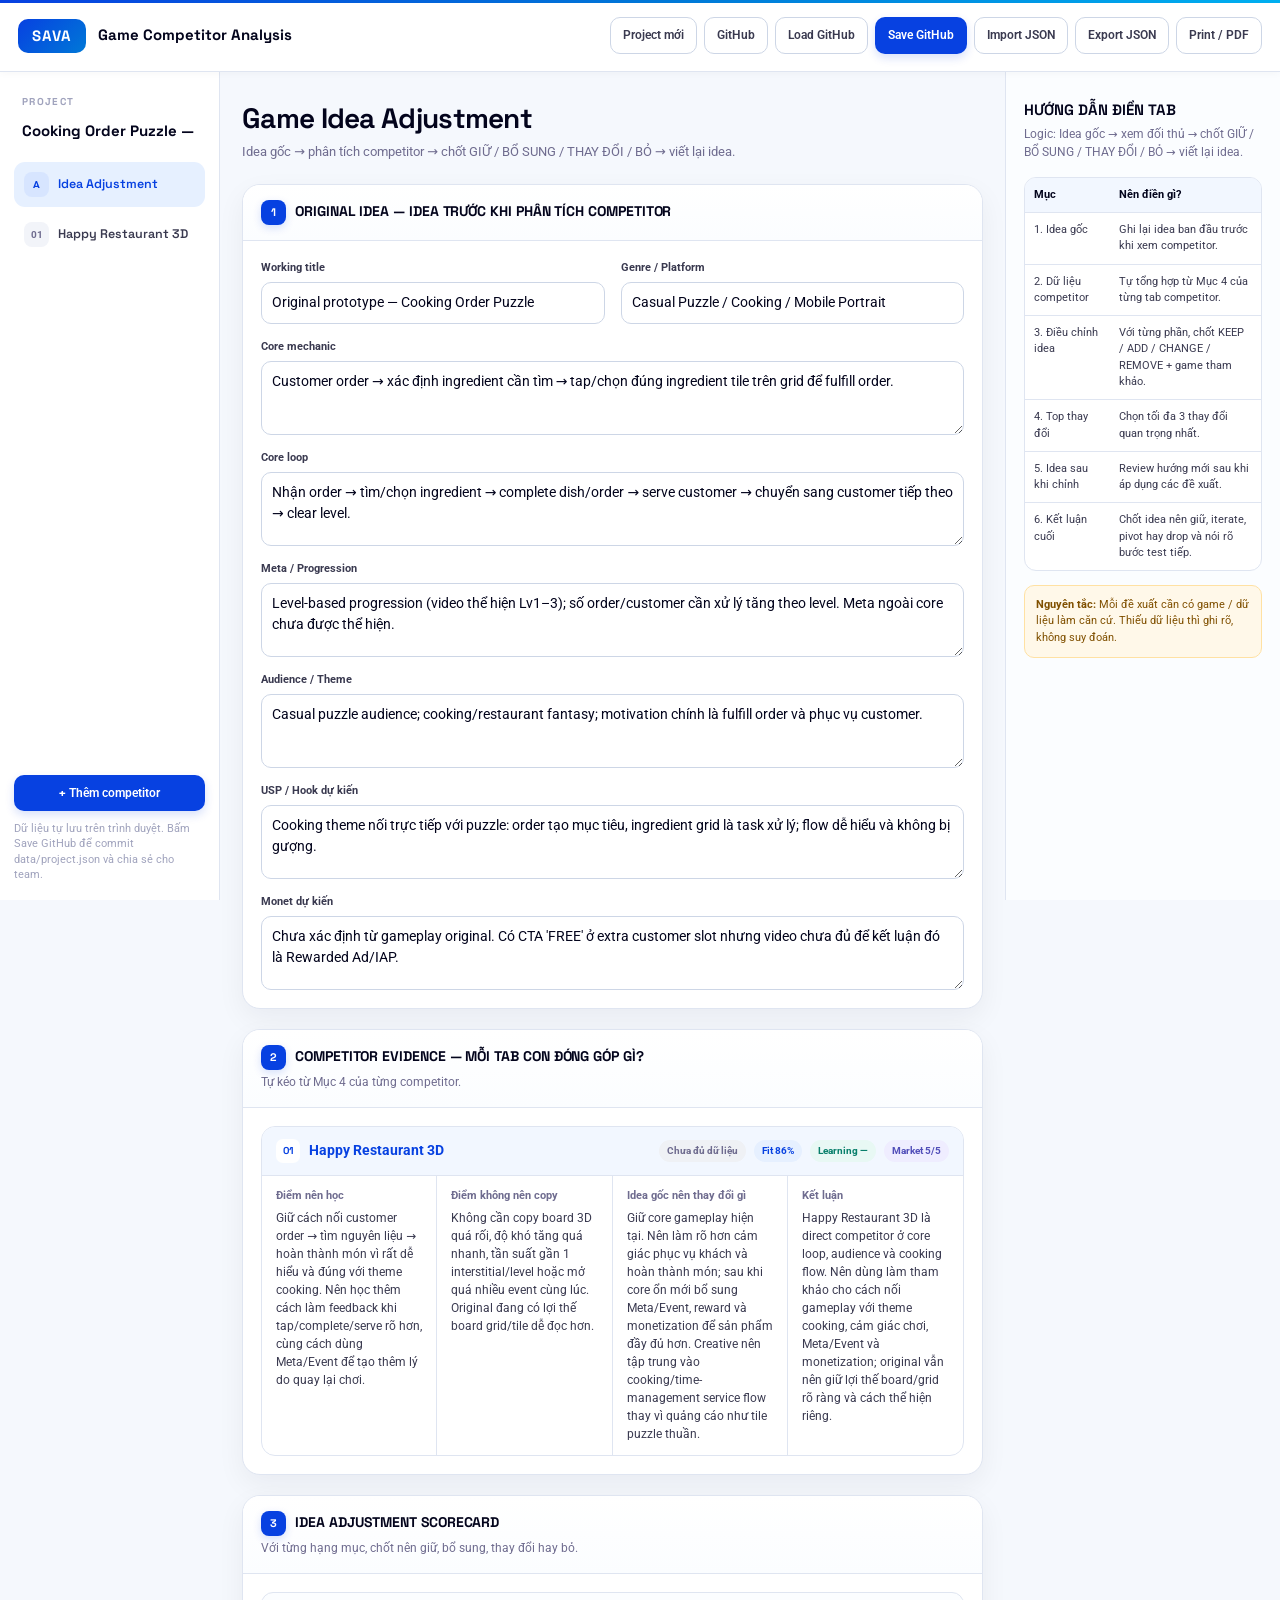
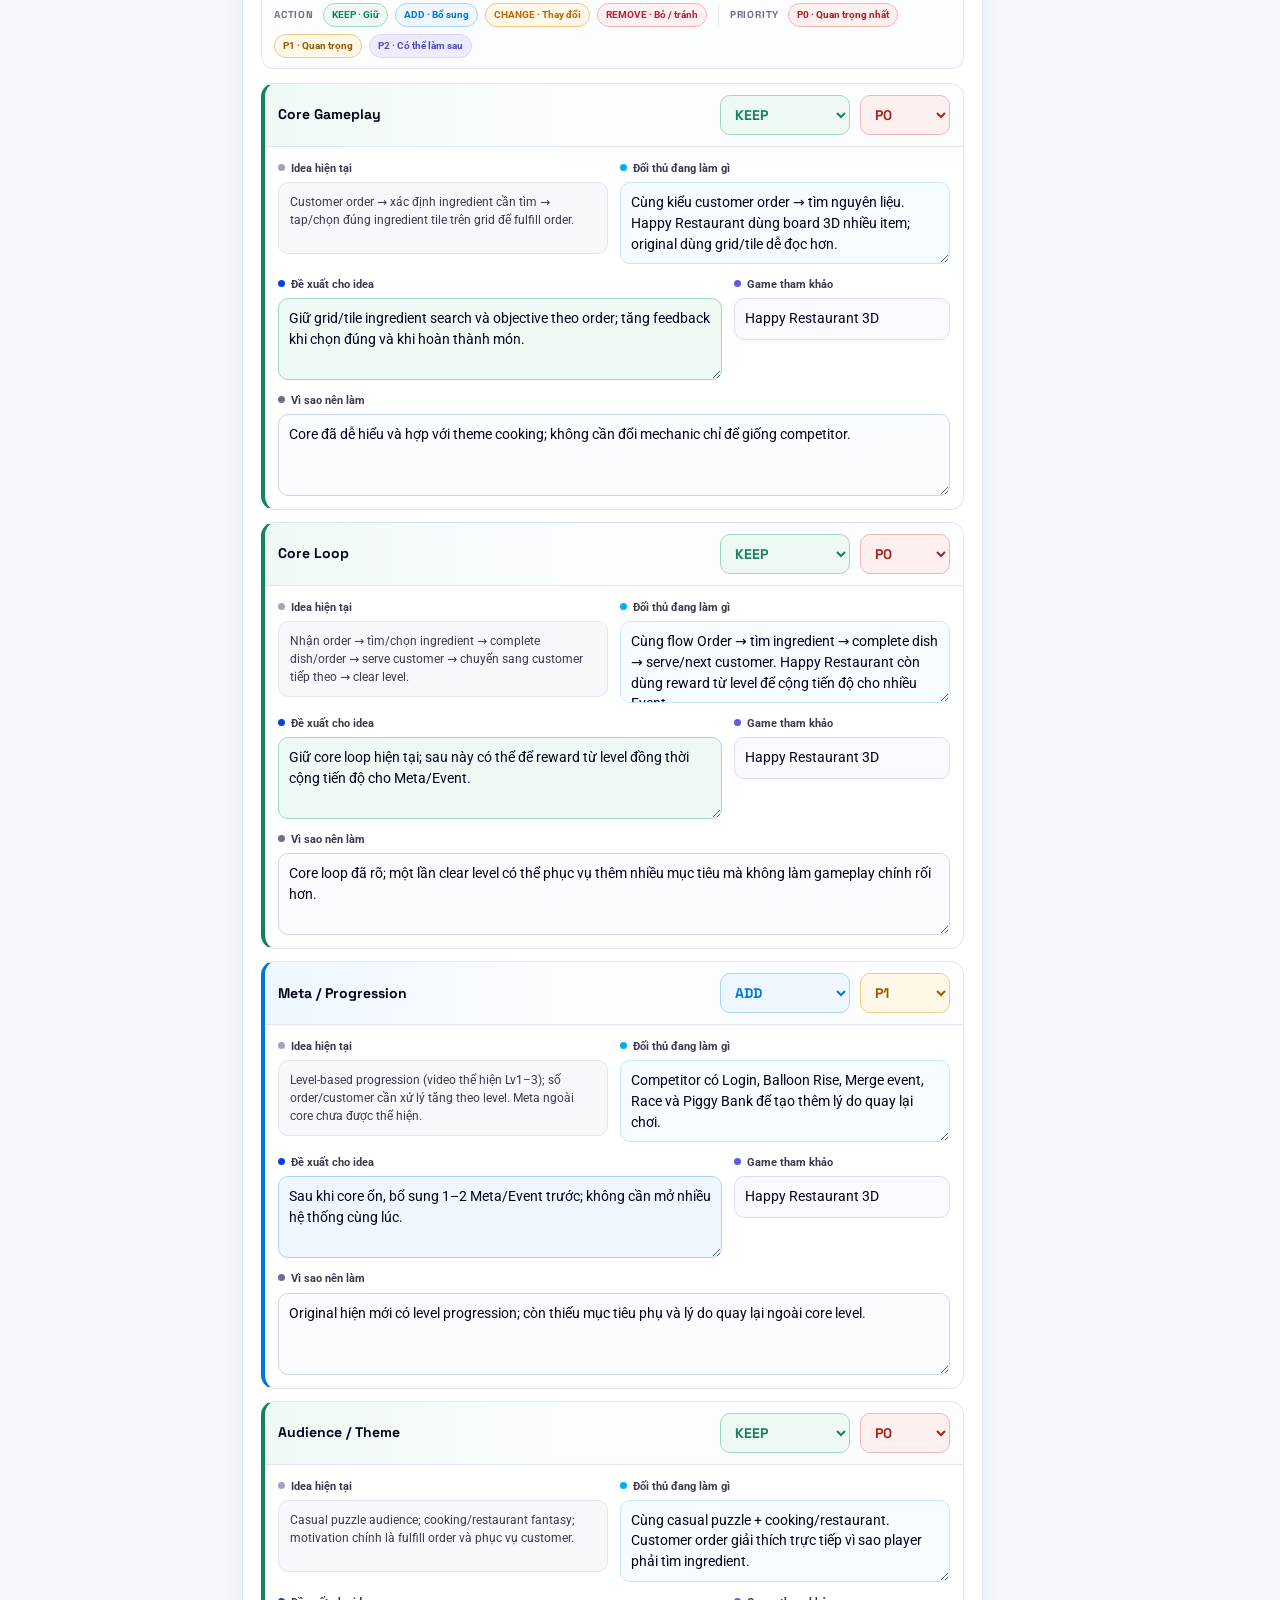
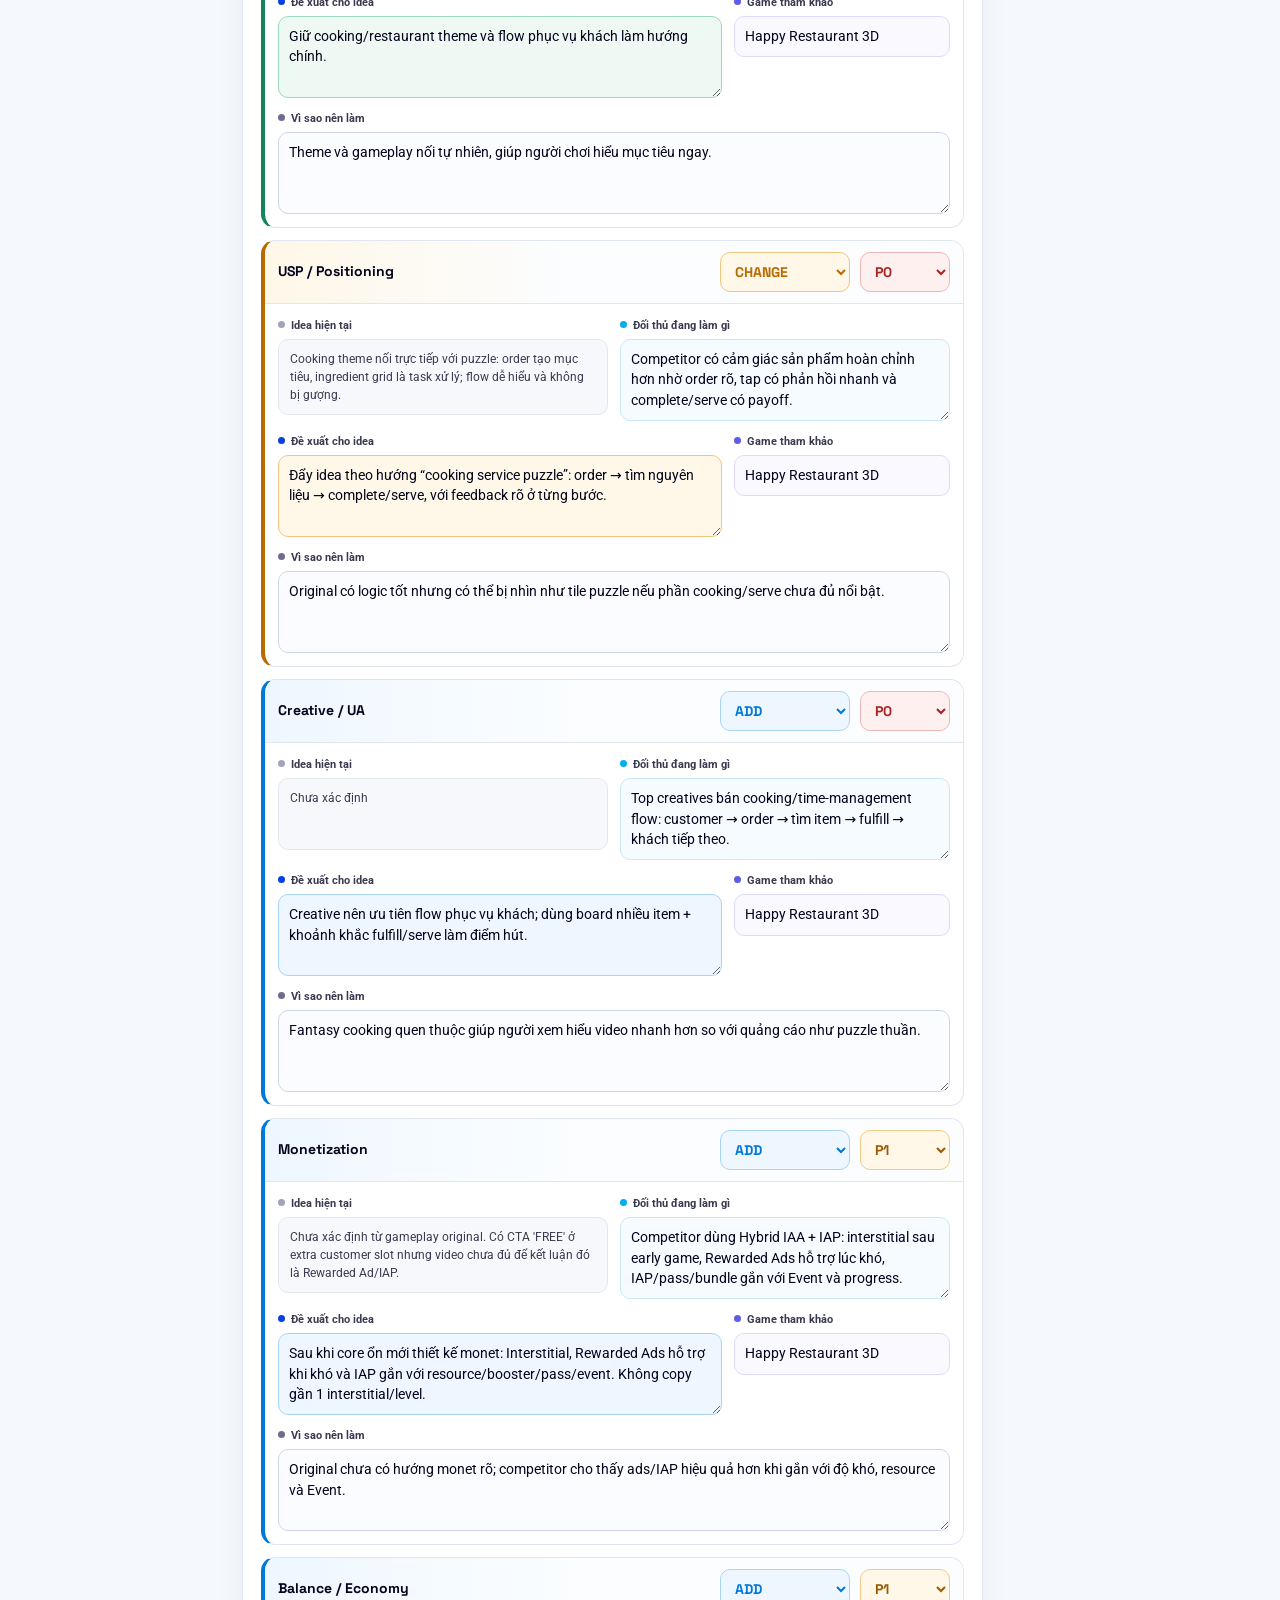
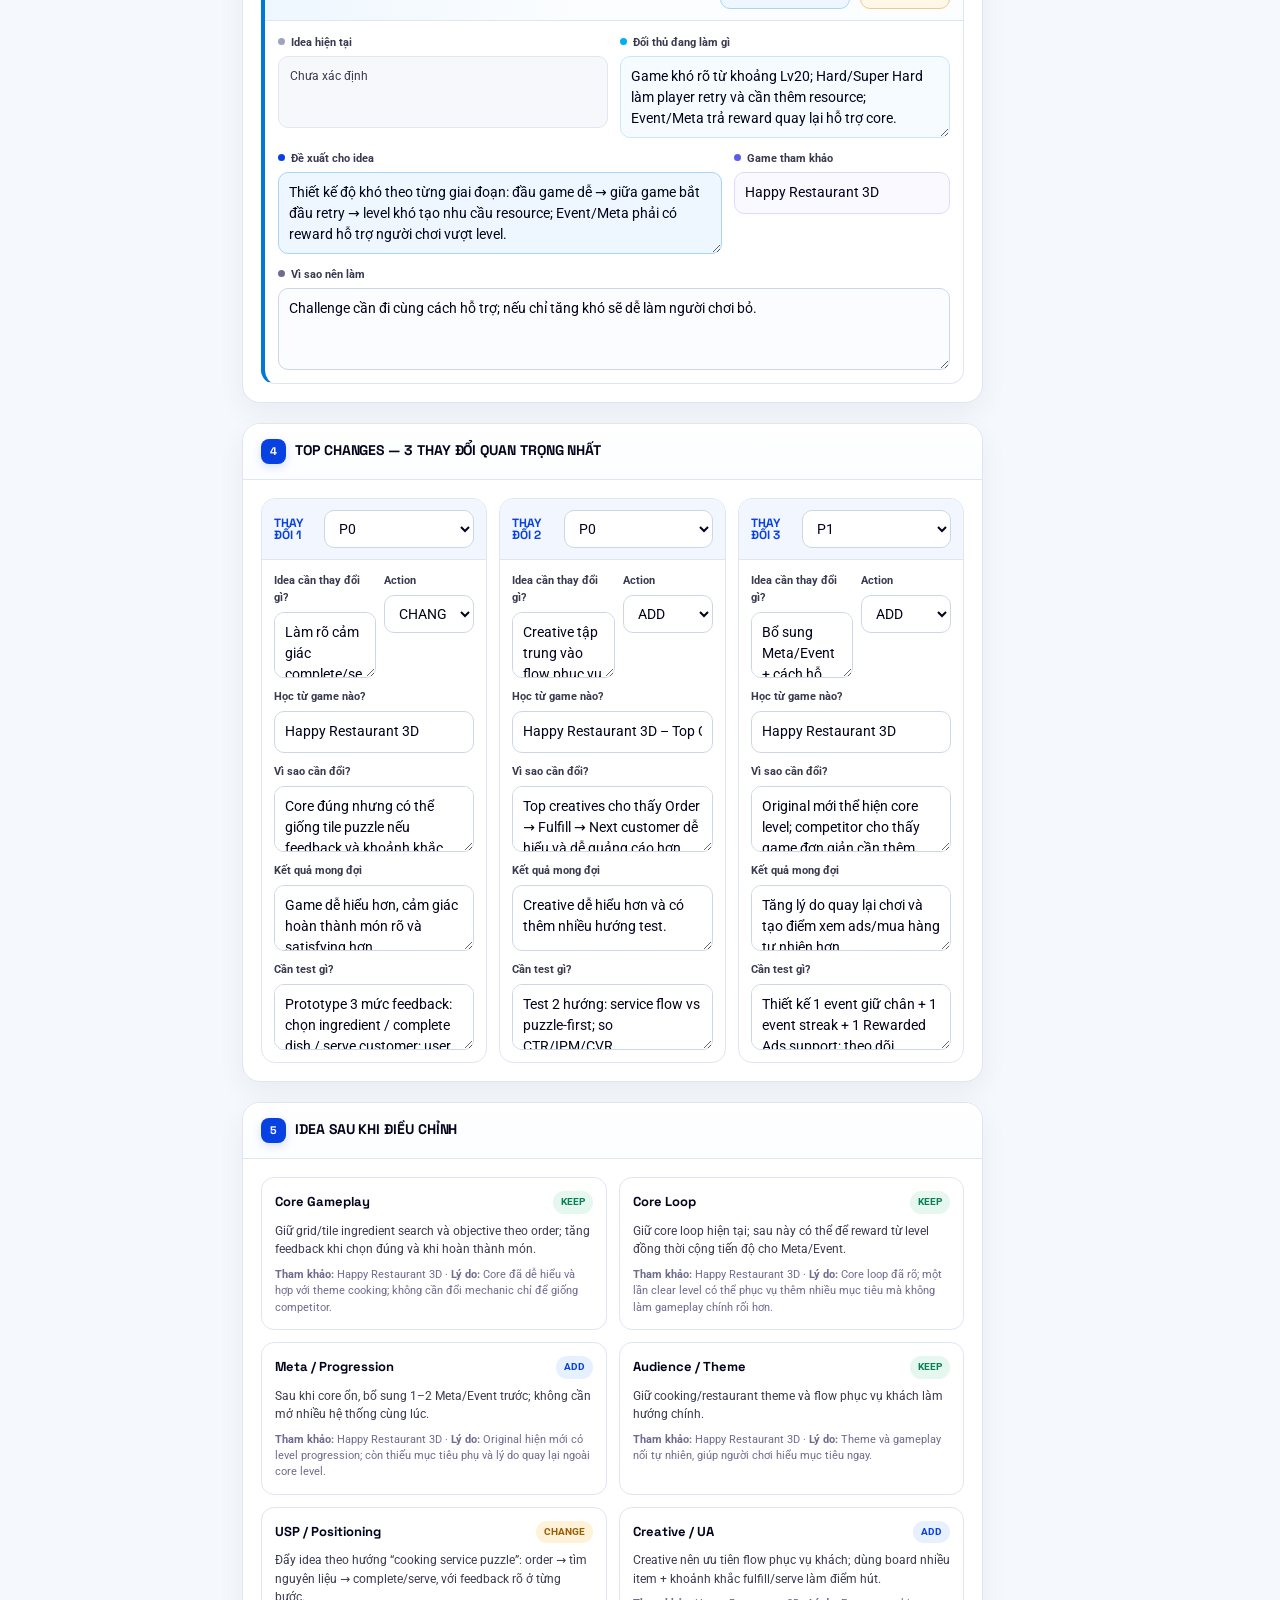
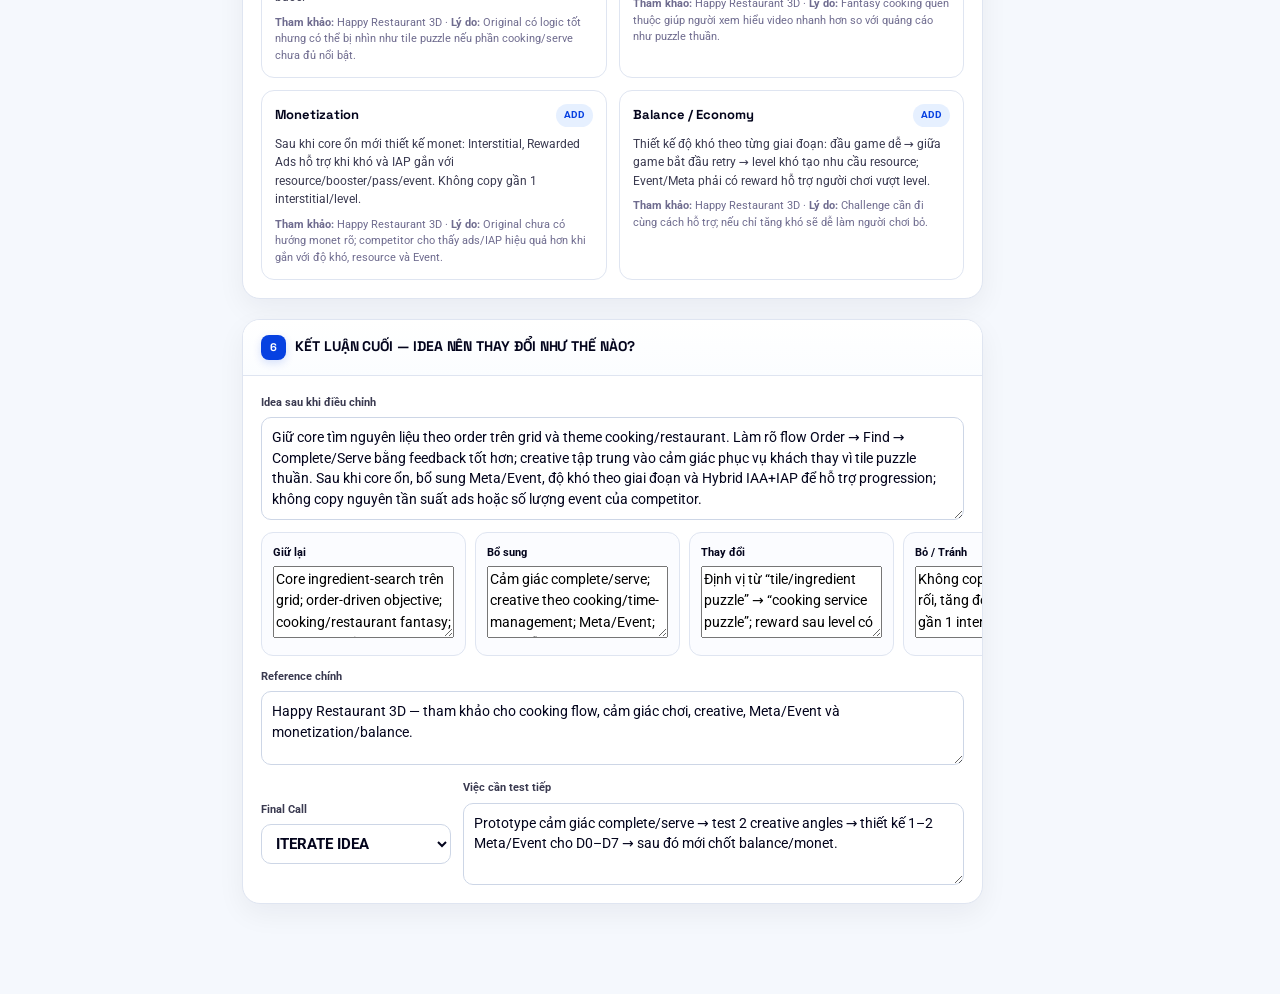
<file: index.html>
<!doctype html>
<html lang="vi">
<head>
  <meta charset="utf-8" />
  <meta name="viewport" content="width=device-width,initial-scale=1" />
  <meta name="theme-color" content="#0741E1" />
  <title>Game Competitor Analysis</title>
  <link rel="preconnect" href="https://fonts.googleapis.com" />
  <link rel="preconnect" href="https://fonts.gstatic.com" crossorigin />
  <link href="https://fonts.googleapis.com/css2?family=Roboto:wght@400;500;700&family=Space+Grotesk:wght@500;600;700&display=swap" rel="stylesheet" />
  <link rel="stylesheet" href="style.css" />
</head>
<body>
  <header class="topbar">
    <div class="brand">
      <div class="brand-mark">SAVA</div>
      <div>
        <div class="brand-title">Game Competitor Analysis</div>
        <div class="brand-sub">Competitor → Learning → Idea Adjustment</div>
      </div>
    </div>
    <div class="top-actions">
      <button class="btn ghost" id="newProjectBtn">Project mới</button>
      <button class="btn ghost" id="githubConnectBtn">GitHub</button>
      <button class="btn ghost" id="githubLoadBtn">Load GitHub</button>
      <button class="btn primary" id="githubSaveBtn">Save GitHub</button>
      <button class="btn ghost" id="importBtn">Import JSON</button>
      <button class="btn ghost" id="exportBtn">Export JSON</button>
      <button class="btn ghost" id="printBtn">Print / PDF</button>
      <input id="importFile" type="file" accept="application/json,.json" hidden />
    </div>
  </header>

  <div class="app-shell">
    <aside class="sidebar">
      <div class="sidebar-head">
        <span class="eyebrow">PROJECT</span>
        <input id="projectNameInput" class="project-name" aria-label="Project name" />
      </div>
      <nav id="sidebarNav" class="nav-list"></nav>
      <div class="sidebar-actions">
        <button class="btn primary wide" id="addCompetitorBtn">+ Thêm competitor</button>
        <div class="small-note">Dữ liệu tự lưu trên trình duyệt. Bấm Save GitHub để commit data/project.json và chia sẻ cho team.</div>
      </div>
    </aside>

    <main id="mainContent" class="main-content"></main>
    <aside id="guidePanel" class="guide-panel"></aside>
  </div>

  <div id="toast" class="toast" role="status" aria-live="polite"></div>

  <div id="newProjectModal" class="modal-backdrop" hidden>
    <div class="modal modal-wide" role="dialog" aria-modal="true" aria-labelledby="newProjectModalTitle">
      <div class="modal-head">
        <div>
          <h2 id="newProjectModalTitle">Tạo project mới = Repo mới</h2>
          <p>Clone web template hiện tại sang một repository mới, tạo data project trắng và bật GitHub Pages.</p>
        </div>
        <button class="icon-btn" id="newProjectModalClose" aria-label="Đóng">×</button>
      </div>
      <div class="modal-body">
        <div class="setup-note">
          <b>Setup 1 lần:</b> repo nguồn phải được bật <b>Template repository</b>. Token tạo project cần <b>Repository access: All repositories</b> và quyền <b>Administration: Read and write</b>, <b>Contents: Read and write</b>, <b>Pages: Read and write</b>.
        </div>
        <div class="form-grid two">
          <div class="field"><label>Tên project</label><input id="npProjectName" placeholder="Detective Puzzle — Competitor Analysis" /></div>
          <div class="field"><label>Repo name</label><input id="npRepoName" placeholder="detective-puzzle-analysis" /></div>
          <div class="field"><label>Owner / Organization</label><input id="npOwner" placeholder="github-owner" /></div>
          <div class="field"><label>Visibility</label><select id="npVisibility"><option value="public">Public</option><option value="private">Private</option></select></div>
          <div class="field"><label>Template owner</label><input id="npTemplateOwner" /></div>
          <div class="field"><label>Template repository</label><input id="npTemplateRepo" /></div>
          <div class="field span-2"><label>Mô tả repo</label><input id="npDescription" /></div>
          <div class="field span-2"><label>Token tạo project</label><input id="npToken" type="password" autocomplete="off" placeholder="github_pat_..." /></div>
        </div>
        <label class="check-row"><input id="npEnablePages" type="checkbox" checked /> Tự bật GitHub Pages từ branch mặc định / root</label>
        <div class="security-note">
          <b>Lưu ý:</b> token cũ chỉ có quyền Contents trên 1 repo sẽ <b>không đủ</b> để tạo repo mới. Token không được ghi vào repo hay file JSON; chỉ giữ trong phiên trình duyệt hiện tại.
        </div>
        <div id="newProjectStatus" class="github-status">Chưa bắt đầu.</div>
        <div id="newProjectResult" class="new-project-result" hidden>
          <a class="btn secondary" id="npOpenRepo" target="_blank" rel="noopener">Mở repo mới</a>
          <a class="btn primary" id="npOpenPages" target="_blank" rel="noopener">Mở GitHub Pages</a>
        </div>
      </div>
      <div class="modal-actions">
        <button class="btn ghost" id="newProjectCancelBtn">Đóng</button>
        <button class="btn primary" id="npCreateBtn">Tạo repo & project</button>
      </div>
    </div>
  </div>

  <div id="githubModal" class="modal-backdrop" hidden>
    <div class="modal" role="dialog" aria-modal="true" aria-labelledby="githubModalTitle">
      <div class="modal-head">
        <div>
          <h2 id="githubModalTitle">Kết nối GitHub</h2>
          <p>Lưu dữ liệu phân tích trực tiếp vào repo bằng GitHub Contents API.</p>
        </div>
        <button class="icon-btn" id="githubModalClose" aria-label="Đóng">×</button>
      </div>
      <div class="modal-body">
        <div class="form-grid two">
          <div class="field"><label>Owner / Organization</label><input id="ghOwner" placeholder="your-github-username" /></div>
          <div class="field"><label>Repository</label><input id="ghRepo" placeholder="game-competitor-analysis" /></div>
          <div class="field"><label>Branch</label><input id="ghBranch" value="main" /></div>
          <div class="field"><label>Data file path</label><input id="ghPath" value="data/project.json" /></div>
          <div class="field span-2"><label>Fine-grained Personal Access Token</label><input id="ghToken" type="password" autocomplete="off" placeholder="github_pat_..." /></div>
        </div>
        <label class="check-row"><input id="ghAutoLoad" type="checkbox" checked /> Tự load dữ liệu từ GitHub khi mở website</label>
        <div class="security-note">
          <b>Bảo mật:</b> tạo <b>fine-grained token</b> chỉ cho đúng repo này, quyền <b>Contents: Read and write</b>. Token chỉ được giữ trong <b>sessionStorage</b> của tab trình duyệt, không ghi vào repo hay JSON export.
        </div>
        <div id="ghStatus" class="github-status">Chưa kiểm tra kết nối.</div>
      </div>
      <div class="modal-actions">
        <button class="btn ghost" id="ghTestBtn">Test connection</button>
        <button class="btn primary" id="ghSaveConfigBtn">Lưu cấu hình</button>
      </div>
    </div>
  </div>

  <script src="sample-data.js"></script>
  <script src="app.js"></script>
</body>
</html>
</file>
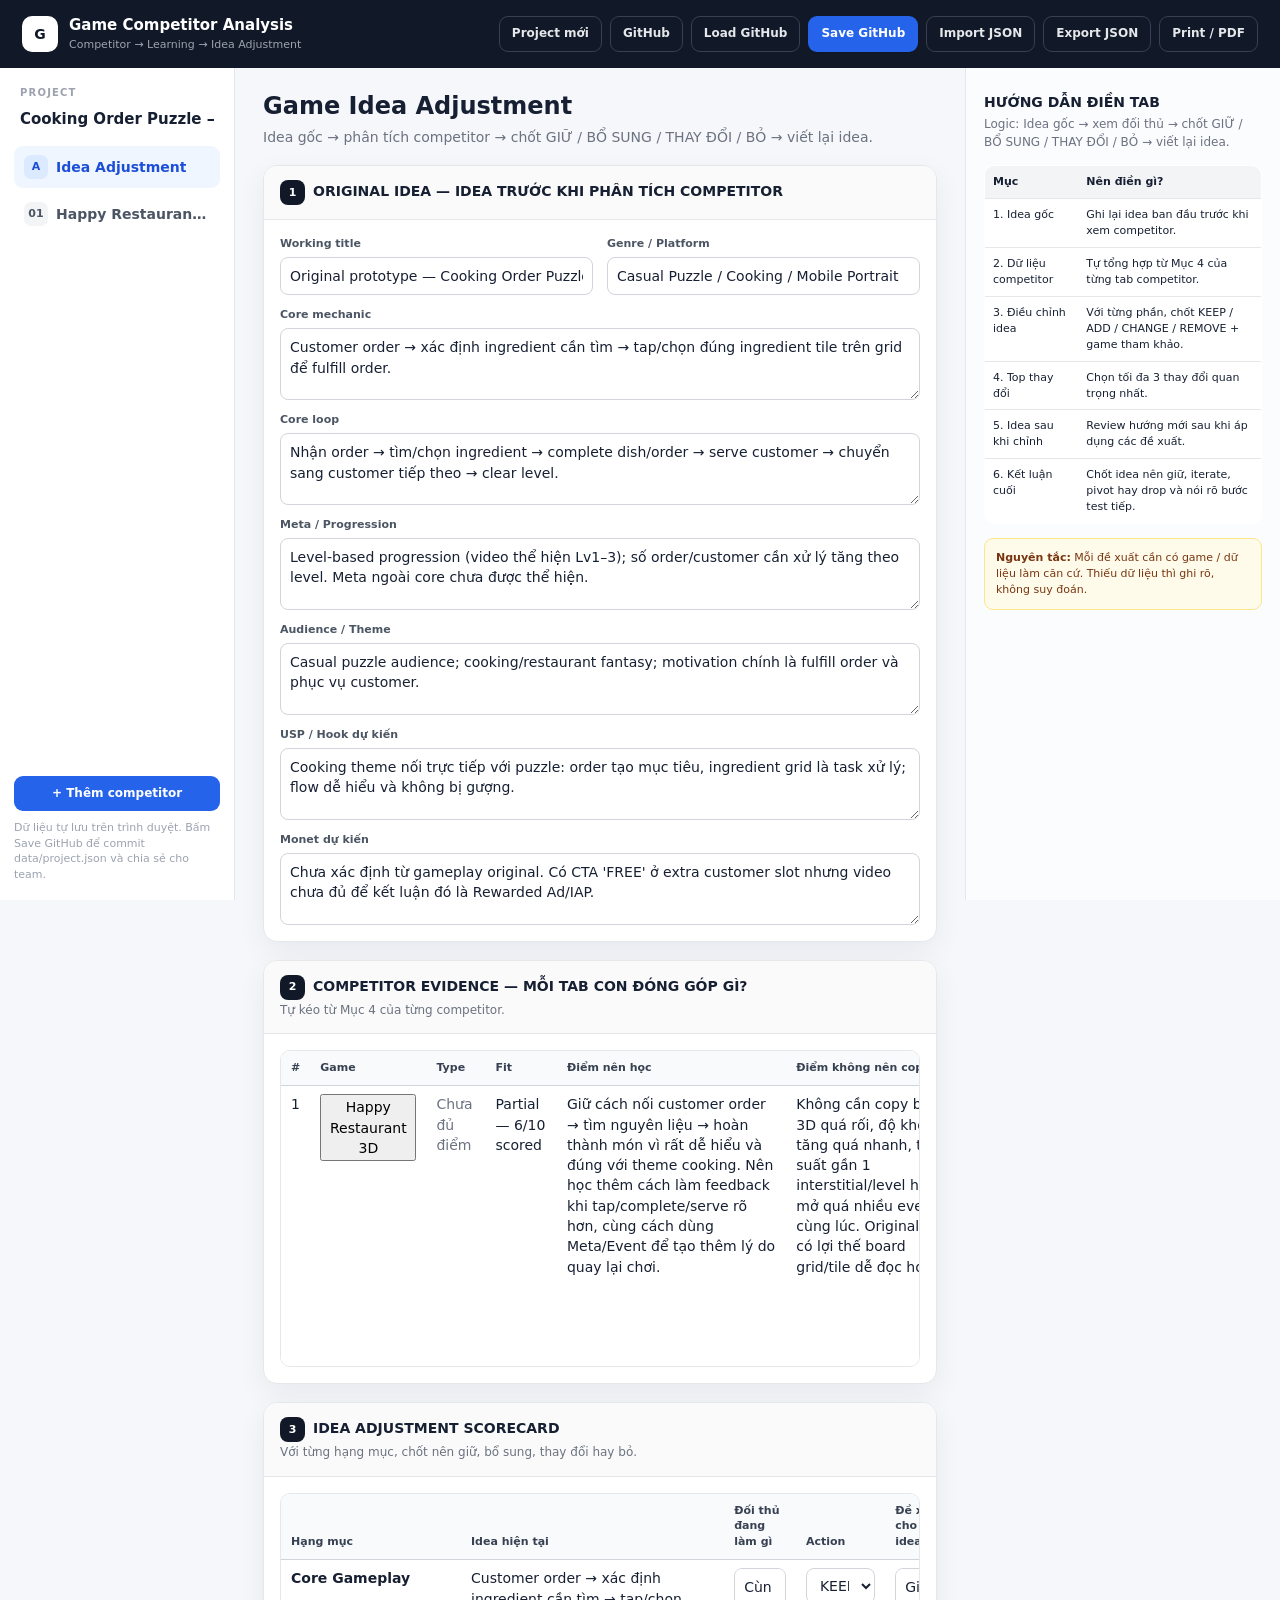
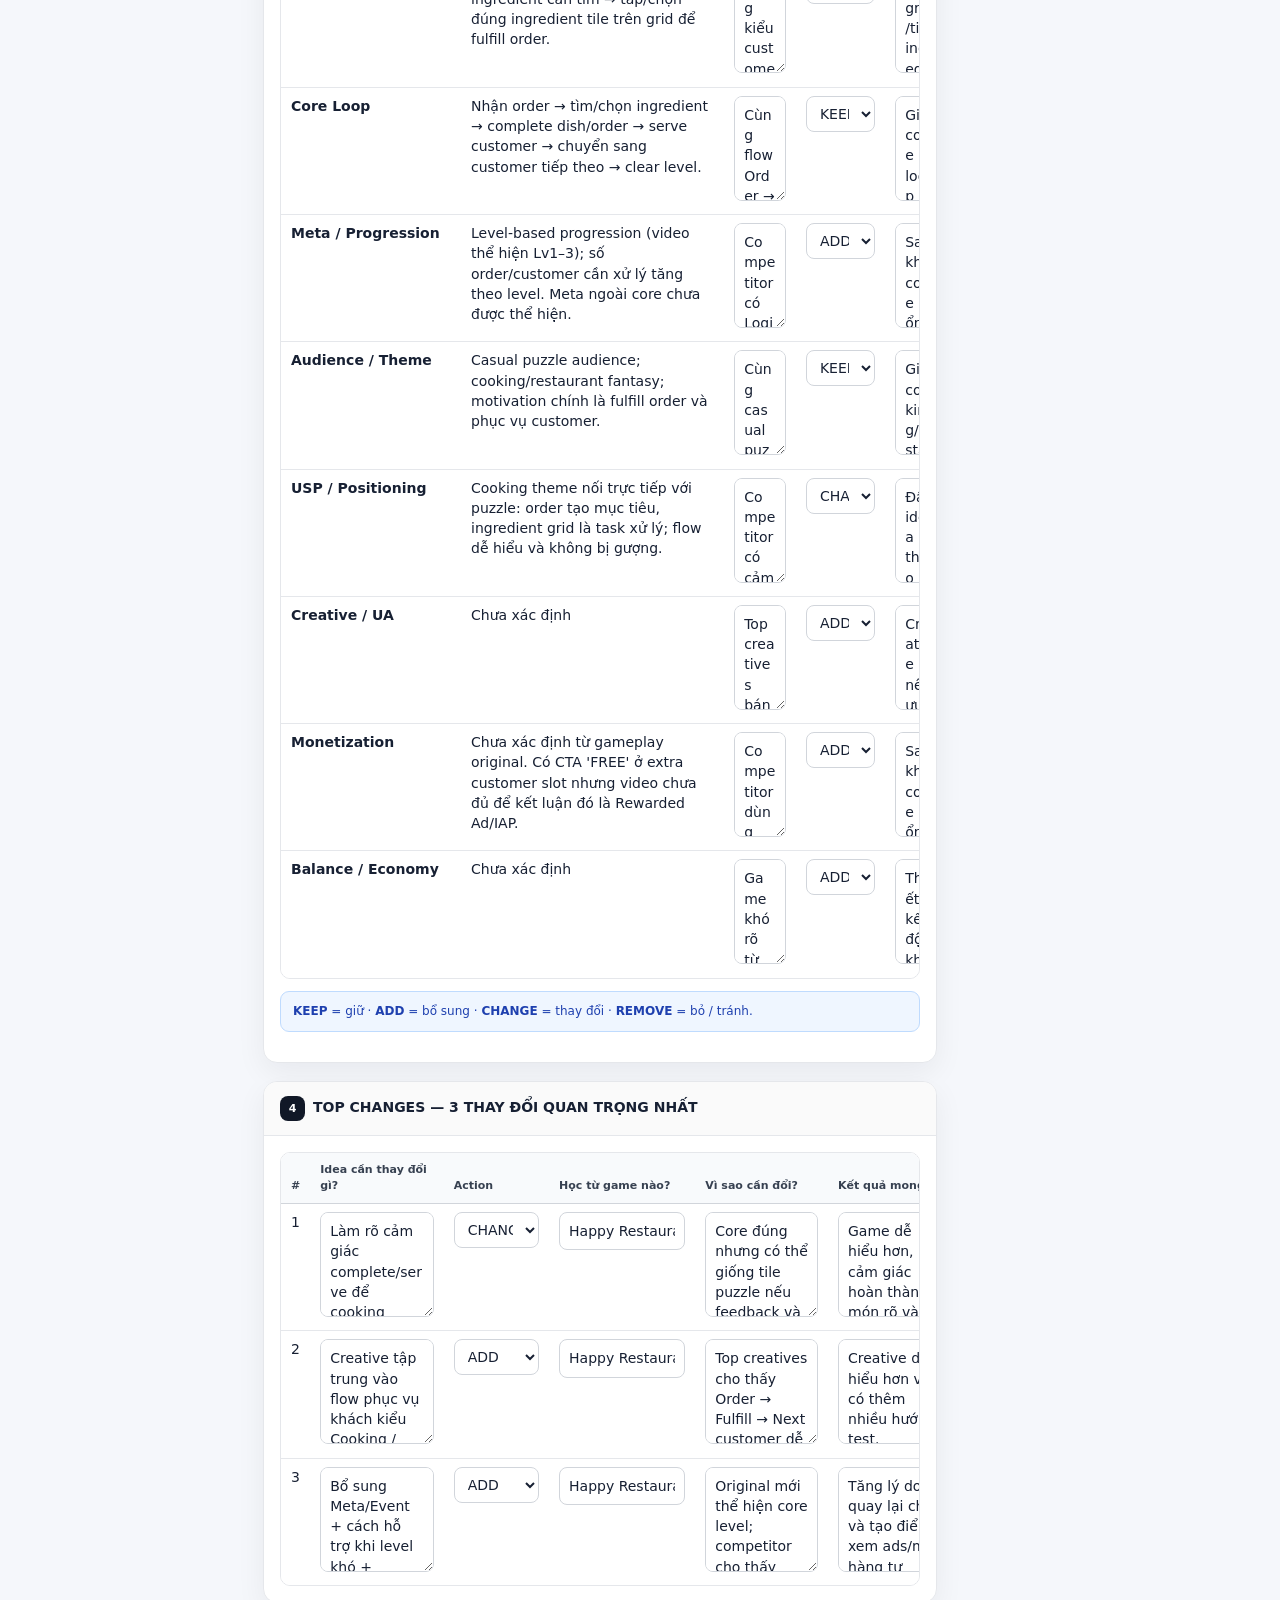
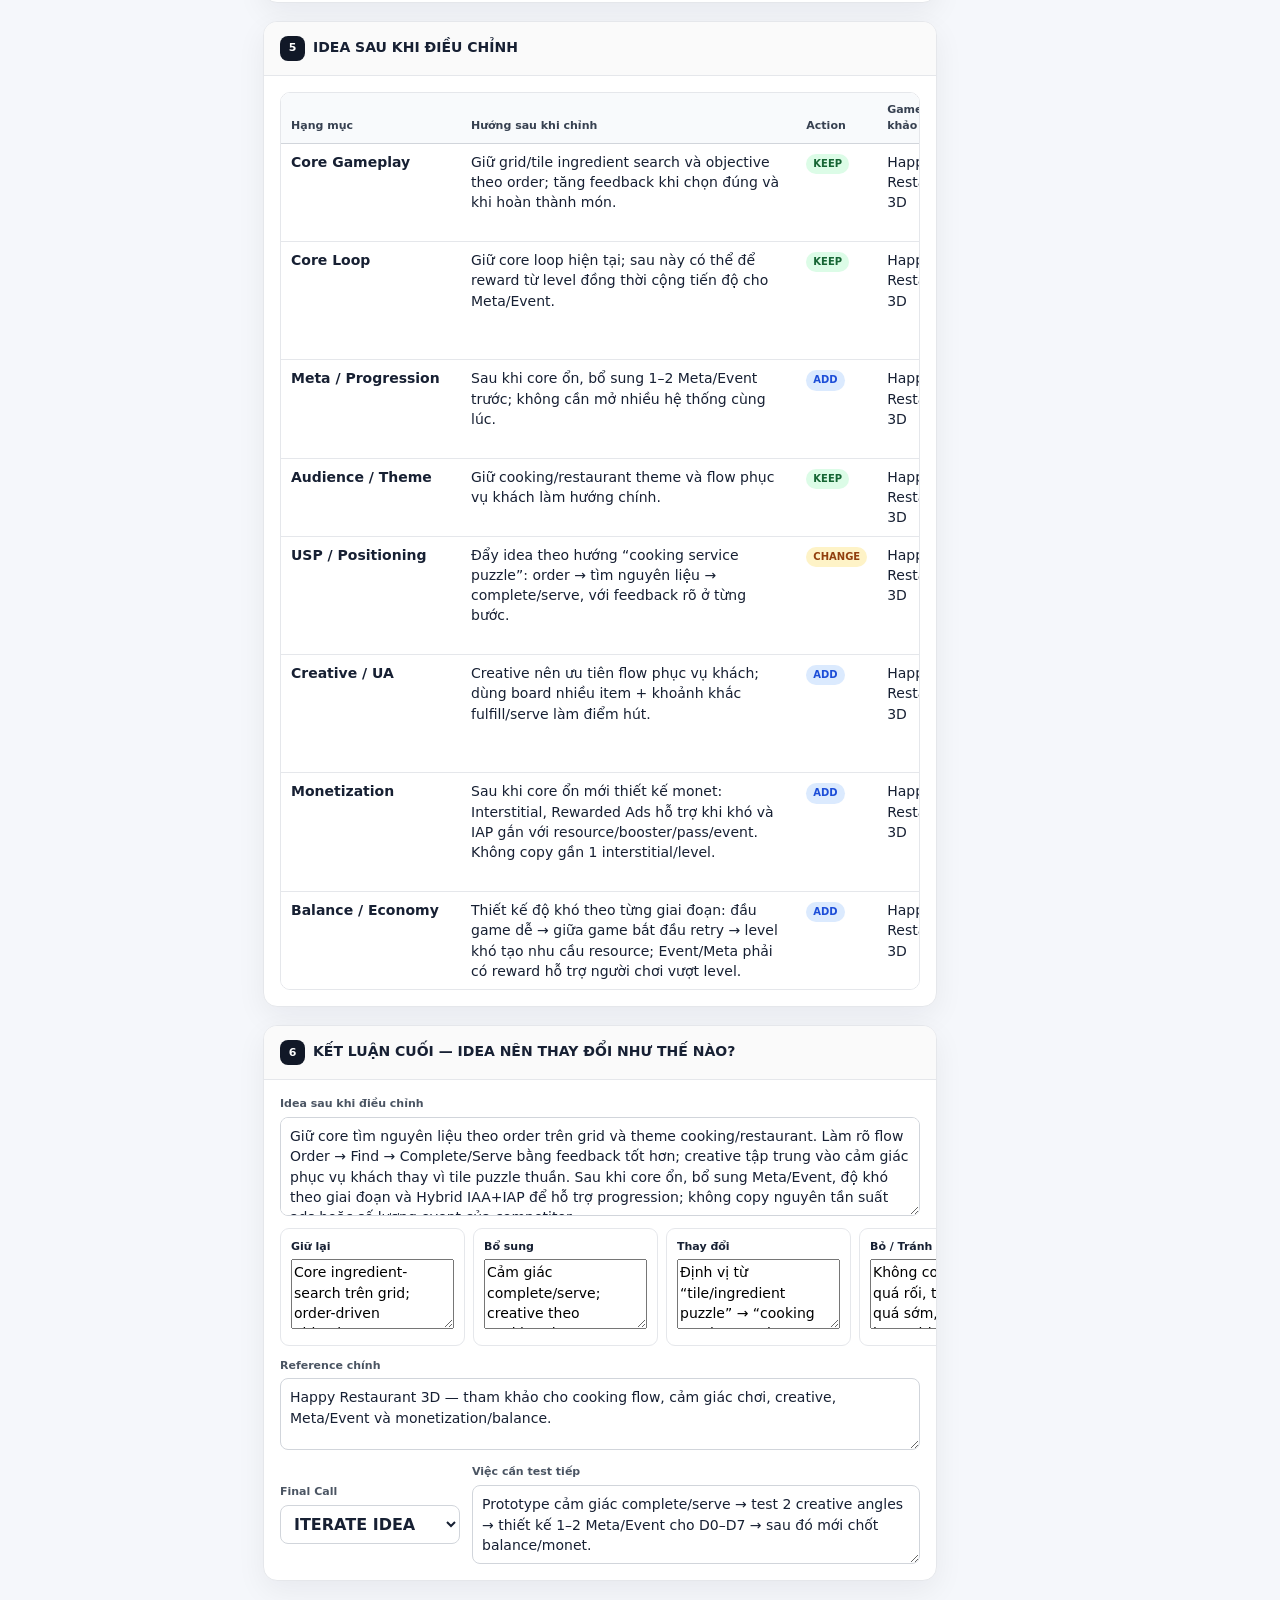
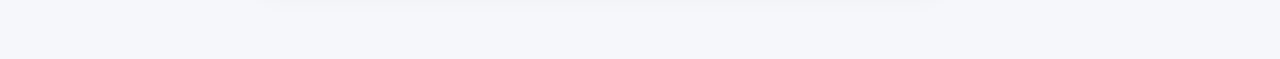
<file: standalone.html>
<!doctype html>
<html lang="vi">
<head>
  <meta charset="utf-8" />
  <meta name="viewport" content="width=device-width,initial-scale=1" />
  <meta name="theme-color" content="#111827" />
  <title>Game Competitor Analysis</title>
  <style>
:root{
  --bg:#f5f7fb;
  --panel:#ffffff;
  --ink:#172033;
  --muted:#6b7280;
  --line:#e5e7eb;
  --line-strong:#d1d5db;
  --nav:#111827;
  --nav-soft:#1f2937;
  --accent:#2563eb;
  --accent-soft:#eff6ff;
  --green:#0f766e;
  --green-soft:#ecfdf5;
  --orange:#c2410c;
  --orange-soft:#fff7ed;
  --red:#b91c1c;
  --red-soft:#fef2f2;
  --purple:#7c3aed;
  --purple-soft:#f5f3ff;
  --shadow:0 10px 30px rgba(17,24,39,.06);
  --radius:14px;
}
*{box-sizing:border-box}
html{scroll-behavior:smooth}
body{margin:0;background:var(--bg);color:var(--ink);font-family:Inter,ui-sans-serif,system-ui,-apple-system,BlinkMacSystemFont,"Segoe UI",sans-serif;font-size:14px;line-height:1.45}
button,input,textarea,select{font:inherit}
button{cursor:pointer}
.topbar{height:68px;background:var(--nav);color:#fff;display:flex;align-items:center;justify-content:space-between;padding:0 22px;position:sticky;top:0;z-index:20;box-shadow:0 1px 0 rgba(255,255,255,.08)}
.brand{display:flex;align-items:center;gap:11px}.brand-mark{width:36px;height:36px;border-radius:10px;background:#fff;color:var(--nav);display:grid;place-items:center;font-weight:800}.brand-title{font-weight:800;font-size:15px}.brand-sub{font-size:11px;color:#9ca3af;margin-top:1px}
.top-actions{display:flex;gap:8px;flex-wrap:wrap}.btn{border:1px solid transparent;border-radius:9px;padding:8px 12px;font-weight:700;font-size:12px;background:#fff;color:var(--ink)}.btn.ghost{background:transparent;color:#e5e7eb;border-color:#374151}.btn.ghost:hover{background:#1f2937}.btn.primary{background:var(--accent);color:#fff}.btn.danger{background:#fff;color:var(--red);border-color:#fecaca}.btn.secondary{background:#fff;color:var(--ink);border-color:var(--line-strong)}.btn.wide{width:100%}
.app-shell{display:grid;grid-template-columns:235px minmax(0,1fr) 315px;min-height:calc(100vh - 68px)}
.sidebar{background:#fff;border-right:1px solid var(--line);padding:18px 14px;display:flex;flex-direction:column;position:sticky;top:68px;height:calc(100vh - 68px);overflow:auto}.sidebar-head{padding:0 6px 12px}.eyebrow{display:block;font-size:10px;letter-spacing:.12em;color:#9ca3af;font-weight:800;margin-bottom:5px}.project-name{width:100%;border:0;border-bottom:1px solid transparent;padding:3px 0;font-size:15px;font-weight:800;color:var(--ink);background:transparent}.project-name:focus{outline:0;border-bottom-color:var(--accent)}
.nav-list{display:flex;flex-direction:column;gap:5px}.nav-item{display:flex;align-items:center;gap:8px;width:100%;border:0;background:transparent;color:#4b5563;padding:9px 10px;border-radius:9px;text-align:left;font-weight:650}.nav-item:hover{background:#f3f4f6}.nav-item.active{background:var(--accent-soft);color:#1d4ed8}.nav-num{display:inline-grid;place-items:center;min-width:24px;height:24px;border-radius:7px;background:#f3f4f6;font-size:11px;font-weight:800}.nav-item.active .nav-num{background:#dbeafe}.nav-label{white-space:nowrap;overflow:hidden;text-overflow:ellipsis}.sidebar-actions{margin-top:auto;padding-top:16px}.small-note{font-size:11px;color:#9ca3af;margin-top:9px;line-height:1.4}
.main-content{padding:24px 28px 60px;min-width:0}.guide-panel{background:#fbfcfe;border-left:1px solid var(--line);padding:24px 18px;position:sticky;top:68px;height:calc(100vh - 68px);overflow:auto}
.page-head{display:flex;justify-content:space-between;gap:20px;align-items:flex-start;margin-bottom:18px}.page-title{font-size:24px;line-height:1.2;margin:0 0 6px;font-weight:850}.page-sub{color:var(--muted);margin:0;max-width:850px}.page-actions{display:flex;gap:8px;flex-wrap:wrap;justify-content:flex-end}
.card{background:var(--panel);border:1px solid var(--line);border-radius:var(--radius);box-shadow:var(--shadow);margin-bottom:18px;overflow:hidden}.card-head{padding:14px 16px;background:#fafafa;border-bottom:1px solid var(--line);display:flex;align-items:center;justify-content:space-between;gap:10px}.card-title{font-size:14px;font-weight:850;margin:0}.card-desc{font-size:12px;color:var(--muted);margin-top:2px}.card-body{padding:16px}
.section-number{display:inline-grid;place-items:center;width:25px;height:25px;border-radius:8px;background:var(--nav);color:#fff;margin-right:8px;font-size:11px}
.form-grid{display:grid;grid-template-columns:repeat(2,minmax(0,1fr));gap:12px 14px}.form-grid.three{grid-template-columns:repeat(3,minmax(0,1fr))}.field{display:flex;flex-direction:column;gap:5px}.field.span2{grid-column:span 2}.field label{font-size:11px;font-weight:800;color:#4b5563}.field input,.field textarea,.field select,.cell-input,.cell-textarea,.cell-select{width:100%;border:1px solid var(--line-strong);border-radius:8px;background:#fff;padding:8px 9px;color:var(--ink);outline:0}.field textarea,.cell-textarea{resize:vertical;min-height:72px;line-height:1.45}.field input:focus,.field textarea:focus,.field select:focus,.cell-input:focus,.cell-textarea:focus,.cell-select:focus{border-color:#93c5fd;box-shadow:0 0 0 3px rgba(37,99,235,.08)}
.table-wrap{overflow:auto;border:1px solid var(--line);border-radius:10px}.data-table{border-collapse:collapse;width:100%;min-width:900px;background:#fff}.data-table th{position:sticky;top:0;background:#f8fafc;color:#374151;text-align:left;font-size:11px;font-weight:850;padding:9px 10px;border-bottom:1px solid var(--line-strong);vertical-align:bottom}.data-table td{padding:8px 10px;border-bottom:1px solid var(--line);vertical-align:top}.data-table tr:last-child td{border-bottom:0}.data-table .factor{font-weight:800;min-width:180px}.data-table .weight{white-space:nowrap;text-align:center}.data-table .score{width:76px}.data-table .question{min-width:220px;color:#4b5563;font-size:12px}.data-table .analysis{min-width:430px}.data-table textarea{min-height:105px}.data-table select{min-width:64px}
.score-summary{display:grid;grid-template-columns:repeat(4,minmax(0,1fr));gap:10px;margin:12px 0 0}.metric{border:1px solid var(--line);border-radius:10px;padding:11px 12px;background:#fafafa}.metric-label{font-size:10px;color:var(--muted);font-weight:800;text-transform:uppercase;letter-spacing:.05em}.metric-value{font-size:20px;font-weight:850;margin-top:3px}.metric-note{font-size:11px;color:var(--muted);margin-top:2px}.metric.accent{background:var(--accent-soft);border-color:#bfdbfe}.metric.green{background:var(--green-soft);border-color:#a7f3d0}.metric.orange{background:var(--orange-soft);border-color:#fed7aa}
.learning-grid{display:grid;grid-template-columns:180px minmax(0,1fr);border:1px solid var(--line);border-radius:10px;overflow:hidden}.learning-label{padding:11px 12px;background:#f8fafc;border-bottom:1px solid var(--line);font-weight:800}.learning-value{padding:7px 8px;border-bottom:1px solid var(--line)}.learning-grid>*:nth-last-child(-n+2){border-bottom:0}.learning-value textarea{min-height:76px}
.guide-title{font-size:14px;font-weight:850;margin:0 0 4px}.guide-sub{font-size:12px;color:var(--muted);margin:0 0 14px}.guide-table{width:100%;border-collapse:collapse;background:#fff;border:1px solid var(--line);border-radius:10px;overflow:hidden}.guide-table th,.guide-table td{padding:8px;border-bottom:1px solid var(--line);vertical-align:top;text-align:left}.guide-table th{background:#f3f4f6;font-size:11px}.guide-table td{font-size:11px}.guide-table tr:last-child td{border-bottom:0}.guide-rule{margin-top:14px;padding:11px;border-radius:9px;background:#fffbeb;border:1px solid #fde68a;font-size:11px;color:#78350f}.score-guide{display:grid;gap:6px;margin-top:14px}.score-row{display:grid;grid-template-columns:28px 1fr;gap:7px;align-items:start;font-size:11px}.score-badge{width:25px;height:25px;border-radius:7px;background:#f3f4f6;display:grid;place-items:center;font-weight:850}
.evidence-table{min-width:1100px}.pill{display:inline-flex;align-items:center;padding:3px 7px;border-radius:999px;font-size:10px;font-weight:800;white-space:nowrap}.pill.direct{background:#dcfce7;color:#166534}.pill.adjacent{background:#dbeafe;color:#1d4ed8}.pill.benchmark{background:#fef3c7;color:#92400e}.pill.not-relevant{background:#f3f4f6;color:#6b7280}.pill.keep{background:#dcfce7;color:#166534}.pill.add{background:#dbeafe;color:#1d4ed8}.pill.change{background:#fef3c7;color:#92400e}.pill.remove{background:#fee2e2;color:#991b1b}.pill.p0{background:#fee2e2;color:#991b1b}.pill.p1{background:#ffedd5;color:#9a3412}.pill.p2{background:#e0e7ff;color:#3730a3}
.notice{padding:11px 12px;border-radius:9px;background:#eff6ff;border:1px solid #bfdbfe;color:#1e40af;font-size:12px;margin-bottom:14px}.muted{color:var(--muted)}.mono{font-variant-numeric:tabular-nums}.sticky-actions{display:flex;gap:8px;justify-content:flex-end;margin-top:10px}
.idea-status{display:grid;grid-template-columns:repeat(4,1fr);gap:8px}.status-box{border:1px solid var(--line);border-radius:9px;padding:10px}.status-box strong{display:block;font-size:11px;margin-bottom:4px}.status-box textarea{min-height:70px}
.final-call{display:grid;grid-template-columns:180px 1fr;gap:12px;align-items:center}.final-call select{font-size:16px;font-weight:850}
.empty-state{padding:36px;text-align:center;color:var(--muted)}.empty-state h3{color:var(--ink);margin-bottom:6px}.toast{position:fixed;right:20px;bottom:20px;background:#111827;color:#fff;padding:10px 14px;border-radius:9px;box-shadow:var(--shadow);opacity:0;transform:translateY(10px);pointer-events:none;transition:.2s;z-index:50;font-size:12px}.toast.show{opacity:1;transform:translateY(0)}
@media (max-width:1200px){.app-shell{grid-template-columns:215px minmax(0,1fr)}.guide-panel{display:none}}
@media (max-width:820px){.topbar{height:auto;min-height:68px;padding:12px 14px;align-items:flex-start}.top-actions{justify-content:flex-end}.app-shell{display:block}.sidebar{position:static;height:auto;border-right:0;border-bottom:1px solid var(--line)}.nav-list{display:flex;flex-direction:row;overflow:auto}.nav-item{width:auto;min-width:max-content}.sidebar-actions{display:none}.main-content{padding:18px 12px 45px}.page-head{display:block}.page-actions{justify-content:flex-start;margin-top:12px}.form-grid,.form-grid.three{grid-template-columns:1fr}.field.span2{grid-column:auto}.score-summary{grid-template-columns:repeat(2,1fr)}.learning-grid{grid-template-columns:1fr}.learning-label{border-bottom:0;padding-bottom:2px}.learning-value{padding-top:2px}.idea-status{grid-template-columns:1fr}.final-call{grid-template-columns:1fr}.brand-sub{display:none}}
@media print{.topbar,.sidebar,.guide-panel,.page-actions,.sidebar-actions,.toast{display:none!important}.app-shell{display:block}.main-content{padding:0}.card{box-shadow:none;break-inside:avoid}.data-table th{position:static}.cell-input,.cell-textarea,.cell-select,.field input,.field textarea,.field select{border:0;padding:0;resize:none;background:transparent}.table-wrap{overflow:visible}.data-table{min-width:0;font-size:9px}}

/* GitHub sync */
.modal-backdrop[hidden]{display:none!important}
.modal-backdrop{position:fixed;inset:0;background:rgba(15,23,42,.58);display:flex;align-items:center;justify-content:center;padding:24px;z-index:1000}
.modal{width:min(760px,100%);background:#fff;border-radius:18px;box-shadow:0 24px 70px rgba(15,23,42,.28);overflow:hidden}
.modal-head{display:flex;align-items:flex-start;justify-content:space-between;gap:18px;padding:22px 24px 16px;border-bottom:1px solid #e5e7eb}
.modal-head h2{margin:0 0 6px;font-size:22px;color:#111827}
.modal-head p{margin:0;color:#6b7280;font-size:14px}
.modal-body{padding:22px 24px}
.modal-actions{display:flex;justify-content:flex-end;gap:10px;padding:16px 24px 22px;border-top:1px solid #e5e7eb;background:#f9fafb}
.icon-btn{border:0;background:transparent;font-size:28px;line-height:1;color:#6b7280;cursor:pointer;padding:0 4px}
.form-grid.two{grid-template-columns:repeat(2,minmax(0,1fr))}
.span-2{grid-column:span 2}
.check-row{display:flex;align-items:center;gap:8px;margin-top:14px;font-size:14px;color:#374151}
.security-note{margin-top:14px;padding:12px 14px;border:1px solid #fde68a;background:#fffbeb;color:#92400e;border-radius:10px;font-size:13px;line-height:1.5}
.github-status{margin-top:14px;padding:10px 12px;border-radius:10px;background:#f3f4f6;color:#4b5563;font-size:13px}
.github-status.ok{background:#ecfdf5;color:#065f46;border:1px solid #a7f3d0}
.github-status.error{background:#fef2f2;color:#991b1b;border:1px solid #fecaca}
.github-status.working{background:#eff6ff;color:#1d4ed8;border:1px solid #bfdbfe}
.top-actions .btn.primary{box-shadow:0 1px 2px rgba(0,0,0,.06)}
.btn[disabled]{opacity:.55;cursor:not-allowed}
@media (max-width:760px){.form-grid.two{grid-template-columns:1fr}.span-2{grid-column:span 1}.modal-backdrop{padding:12px}.modal{max-height:94vh;overflow:auto}.top-actions{gap:6px;flex-wrap:wrap}}

</style>
</head>
<body>
  <header class="topbar">
    <div class="brand">
      <div class="brand-mark">G</div>
      <div>
        <div class="brand-title">Game Competitor Analysis</div>
        <div class="brand-sub">Competitor → Learning → Idea Adjustment</div>
      </div>
    </div>
    <div class="top-actions">
      <button class="btn ghost" id="newProjectBtn">Project mới</button>
      <button class="btn ghost" id="githubConnectBtn">GitHub</button>
      <button class="btn ghost" id="githubLoadBtn">Load GitHub</button>
      <button class="btn primary" id="githubSaveBtn">Save GitHub</button>
      <button class="btn ghost" id="importBtn">Import JSON</button>
      <button class="btn ghost" id="exportBtn">Export JSON</button>
      <button class="btn ghost" id="printBtn">Print / PDF</button>
      <input id="importFile" type="file" accept="application/json,.json" hidden />
    </div>
  </header>

  <div class="app-shell">
    <aside class="sidebar">
      <div class="sidebar-head">
        <span class="eyebrow">PROJECT</span>
        <input id="projectNameInput" class="project-name" aria-label="Project name" />
      </div>
      <nav id="sidebarNav" class="nav-list"></nav>
      <div class="sidebar-actions">
        <button class="btn primary wide" id="addCompetitorBtn">+ Thêm competitor</button>
        <div class="small-note">Dữ liệu tự lưu trên trình duyệt. Bấm Save GitHub để commit data/project.json và chia sẻ cho team.</div>
      </div>
    </aside>

    <main id="mainContent" class="main-content"></main>
    <aside id="guidePanel" class="guide-panel"></aside>
  </div>

  <div id="toast" class="toast" role="status" aria-live="polite"></div>

  <div id="githubModal" class="modal-backdrop" hidden>
    <div class="modal" role="dialog" aria-modal="true" aria-labelledby="githubModalTitle">
      <div class="modal-head">
        <div>
          <h2 id="githubModalTitle">Kết nối GitHub</h2>
          <p>Lưu dữ liệu phân tích trực tiếp vào repo bằng GitHub Contents API.</p>
        </div>
        <button class="icon-btn" id="githubModalClose" aria-label="Đóng">×</button>
      </div>
      <div class="modal-body">
        <div class="form-grid two">
          <div class="field"><label>Owner / Organization</label><input id="ghOwner" placeholder="your-github-username" /></div>
          <div class="field"><label>Repository</label><input id="ghRepo" placeholder="game-competitor-analysis" /></div>
          <div class="field"><label>Branch</label><input id="ghBranch" value="main" /></div>
          <div class="field"><label>Data file path</label><input id="ghPath" value="data/project.json" /></div>
          <div class="field span-2"><label>Fine-grained Personal Access Token</label><input id="ghToken" type="password" autocomplete="off" placeholder="github_pat_..." /></div>
        </div>
        <label class="check-row"><input id="ghAutoLoad" type="checkbox" checked /> Tự load dữ liệu từ GitHub khi mở website</label>
        <div class="security-note">
          <b>Bảo mật:</b> tạo <b>fine-grained token</b> chỉ cho đúng repo này, quyền <b>Contents: Read and write</b>. Token chỉ được giữ trong <b>sessionStorage</b> của tab trình duyệt, không ghi vào repo hay JSON export.
        </div>
        <div id="ghStatus" class="github-status">Chưa kiểm tra kết nối.</div>
      </div>
      <div class="modal-actions">
        <button class="btn ghost" id="ghTestBtn">Test connection</button>
        <button class="btn primary" id="ghSaveConfigBtn">Lưu cấu hình</button>
      </div>
    </div>
  </div>

  <script>
window.DEFAULT_PROJECT = {
  version: 1,
  projectName: "Cooking Order Puzzle — Competitor Analysis",
  originalIdea: {
    workingTitle: "Original prototype — Cooking Order Puzzle",
    genrePlatform: "Casual Puzzle / Cooking / Mobile Portrait",
    coreMechanic: "Customer order → xác định ingredient cần tìm → tap/chọn đúng ingredient tile trên grid để fulfill order.",
    coreLoop: "Nhận order → tìm/chọn ingredient → complete dish/order → serve customer → chuyển sang customer tiếp theo → clear level.",
    metaProgression: "Level-based progression (video thể hiện Lv1–3); số order/customer cần xử lý tăng theo level. Meta ngoài core chưa được thể hiện.",
    audienceTheme: "Casual puzzle audience; cooking/restaurant fantasy; motivation chính là fulfill order và phục vụ customer.",
    uspHook: "Cooking theme nối trực tiếp với puzzle: order tạo mục tiêu, ingredient grid là task xử lý; flow dễ hiểu và không bị gượng.",
    monetExpected: "Chưa xác định từ gameplay original. Có CTA 'FREE' ở extra customer slot nhưng video chưa đủ để kết luận đó là Rewarded Ad/IAP."
  },
  competitors: [
    {
      id: "comp-01",
      name: "Happy Restaurant 3D",
      identification: {
        storeLink: "Chưa có official store link — evidence từ gameplay/screenshot user cung cấp",
        platform: "Mobile dọc; chưa xác minh OS",
        publisher: "DRAGONVALE LIMITED",
        genre: "Casual 3D puzzle / cooking / object search",
        marketSignal: "$1.09M rev/30d; ~486K downloads; RPD all-time $1.32 Global / $3.6 Tier-1 West (market data user cung cấp)",
        sourceEvidence: "Gameplay video + screenshots feature/IAP + market data screenshot + 2 top creative videos + observation gameplay user cung cấp",
        marketFocus: "Chưa xác minh",
        lastChecked: "2026-09-14"
      },
      why: {
        reason: "Direct competitor ở core gameplay và cách dùng theme: cả hai đều dùng customer order để tạo target, player tìm ingredient để complete dish/order. Happy Restaurant dùng 3D clutter search; original dùng grid/tile search.",
        similarity: "Cùng flow Order → xác định ingredient → tìm/chọn trên board → fulfill dish → serve/next customer. Cùng cooking/restaurant fantasy và cùng biến ingredient-search thành task có mục đích.",
        difference: "Khác cách thể hiện và cảm giác chơi: original dùng grid/tile rõ state và ít che khuất; Happy Restaurant dùng 3D clutter/visual search, feedback/clear payoff mạnh hơn và đã có Meta/LiveOps/Monet sâu hơn."
      },
      factors: {
        coreMechanic: { score: 4, analysis: "Cùng logic order-driven ingredient search. Original dùng grid/tile rõ ràng; Happy Restaurant dùng 3D clutter/visual search. Điểm đáng học là mỗi thao tác tìm item đều gắn trực tiếp với mục tiêu hoàn thành món, nên gameplay không bị gượng." },
        coreLoop: { score: 5, analysis: "Cùng flow Order → xác định nguyên liệu → tìm/chọn trên board → hoàn thành món → serve/next customer → clear level. Happy Restaurant còn để reward từ core level cộng tiến độ cho nhiều Meta/Event, giúp một lần chơi phục vụ nhiều mục tiêu." },
        metaProgression: { score: null, analysis: "Happy Restaurant có 7-Day Login, Balloon Rise, Dream Carnival (Merge), Mole Race và Piggy Bank. Mỗi feature tạo một lý do quay lại khác nhau: nhận thưởng, giữ streak, chơi mode phụ, cạnh tranh hoặc tích lũy value. Original hiện chưa có đủ dữ liệu Meta để chấm mức độ giống." },
        audienceTheme: { score: 5, analysis: "Cùng casual puzzle + cooking/restaurant fantasy. Customer order món → player tìm nguyên liệu → hoàn thành món, nên mục tiêu puzzle matching tự nhiên với nhu cầu của dòng cooking/time-management." },
        usp: { score: 4, analysis: "Điểm mạnh không chỉ là mechanic tìm item mà là cách nối Order → Find ingredients → Complete/Serve thành một flow hoàn chỉnh. Order phía trên giải thích vì sao player phải tìm item; thao tác tìm nguyên liệu không bị gượng. Happy Restaurant có cảm giác hoàn chỉnh hơn nhờ feedback và payoff khi complete/serve rõ hơn." },
        creatives: { score: 4, analysis: "Hai top creative đều đánh mạnh vào cooking/time-management fantasy hơn là object-search thuần. Creative 01 (Japanese Greengrocer): customer → order → scan quầy nhiều item → tìm đúng → clear dần → fail. Creative 02 (Sandwich Store): customer → order → tìm food/drink trên shelf → fulfill → khách tiếp theo → fail. Điểm nên học: bán cảm giác phục vụ order để video dễ hiểu ngay." },
        store: { score: null, analysis: "Chưa có đủ store asset để chấm similarity. Cần check icon, screenshot và title đang bán cooking/restaurant, visual search hay puzzle challenge." },
        monetization: { score: null, analysis: "Hybrid IAA + IAP. Interstitial bắt đầu khoảng Level 15; sau đó gần như clear 1 level = 1 interstitial. Rewarded Ads gắn với độ khó; placement nổi bật là thêm khách hàng, cap 5 lần/ngày. IAP có Dream Pass, Event Pack, bundle, tiered pack, BOGO, Piggy Bank và gói gem/booster/life/event currency. Original chưa có đủ dữ liệu monet để chấm mức độ giống." },
        balance: { score: null, analysis: "Game bắt đầu khó rõ từ khoảng Level 20, chia Normal / Hard / Super Hard. Hard thường cần retry; Super Hard tăng nhu cầu booster/RV/IAP. Độ khó nối với Economy + LiveOps: level khó → cần thêm resource → nhận reward từ Event/Meta hoặc ads/IAP → quay lại vượt level. Original chưa có đủ dữ liệu balance để chấm mức độ giống." },
        traction: { score: 5, analysis: "Dữ liệu user cung cấp cho thấy market signal mạnh: khoảng $1.09M revenue/30 ngày, 486,067 downloads/30 ngày; RPD all-time $1.32 Global và $3.6 Tier-1 West. Đủ mạnh để dùng làm mốc tham khảo về thị trường." }
      },
      learning: {
        learn: "Giữ cách nối customer order → tìm nguyên liệu → hoàn thành món vì rất dễ hiểu và đúng với theme cooking. Nên học thêm cách làm feedback khi tap/complete/serve rõ hơn, cùng cách dùng Meta/Event để tạo thêm lý do quay lại chơi.",
        avoid: "Không cần copy board 3D quá rối, độ khó tăng quá nhanh, tần suất gần 1 interstitial/level hoặc mở quá nhiều event cùng lúc. Original đang có lợi thế board grid/tile dễ đọc hơn.",
        impact: "Giữ core gameplay hiện tại. Nên làm rõ hơn cảm giác phục vụ khách và hoàn thành món; sau khi core ổn mới bổ sung Meta/Event, reward và monetization để sản phẩm đầy đủ hơn. Creative nên tập trung vào cooking/time-management service flow thay vì quảng cáo như tile puzzle thuần.",
        risk: "Board grid/tile dễ đọc nhưng có thể tạo cảm giác giống puzzle thông thường nếu phần order, serve và feedback chưa đủ nổi bật. Khi đó người chơi có thể không cảm nhận rõ đây là một cooking/service game.",
        conclusion: "Happy Restaurant 3D là direct competitor ở core loop, audience và cooking flow. Nên dùng làm tham khảo cho cách nối gameplay với theme cooking, cảm giác chơi, Meta/Event và monetization; original vẫn nên giữ lợi thế board/grid rõ ràng và cách thể hiện riêng.",
        sources: "Nguồn user cung cấp: original gameplay video (Lv1–3); Happy Restaurant gameplay video; ảnh LiveOps/IAP/ads; 2 top creative videos; ảnh market data. Các phần Meta/Store/Monet/Balance của original chưa có đủ dữ liệu nên chưa chấm mức độ giống."
      }
    }
  ],
  ideaAdjustment: {
    rows: [
      { category:"Core Gameplay", originalKey:"coreMechanic", competitorsDoing:"Cùng kiểu customer order → tìm nguyên liệu. Happy Restaurant dùng board 3D nhiều item; original dùng grid/tile dễ đọc hơn.", action:"KEEP", suggestion:"Giữ grid/tile ingredient search và objective theo order; tăng feedback khi chọn đúng và khi hoàn thành món.", references:"Happy Restaurant 3D", rationale:"Core đã dễ hiểu và hợp với theme cooking; không cần đổi mechanic chỉ để giống competitor.", priority:"P0" },
      { category:"Core Loop", originalKey:"coreLoop", competitorsDoing:"Cùng flow Order → tìm ingredient → complete dish → serve/next customer. Happy Restaurant còn dùng reward từ level để cộng tiến độ cho nhiều Event.", action:"KEEP", suggestion:"Giữ core loop hiện tại; sau này có thể để reward từ level đồng thời cộng tiến độ cho Meta/Event.", references:"Happy Restaurant 3D", rationale:"Core loop đã rõ; một lần clear level có thể phục vụ thêm nhiều mục tiêu mà không làm gameplay chính rối hơn.", priority:"P0" },
      { category:"Meta / Progression", originalKey:"metaProgression", competitorsDoing:"Competitor có Login, Balloon Rise, Merge event, Race và Piggy Bank để tạo thêm lý do quay lại chơi.", action:"ADD", suggestion:"Sau khi core ổn, bổ sung 1–2 Meta/Event trước; không cần mở nhiều hệ thống cùng lúc.", references:"Happy Restaurant 3D", rationale:"Original hiện mới có level progression; còn thiếu mục tiêu phụ và lý do quay lại ngoài core level.", priority:"P1" },
      { category:"Audience / Theme", originalKey:"audienceTheme", competitorsDoing:"Cùng casual puzzle + cooking/restaurant. Customer order giải thích trực tiếp vì sao player phải tìm ingredient.", action:"KEEP", suggestion:"Giữ cooking/restaurant theme và flow phục vụ khách làm hướng chính.", references:"Happy Restaurant 3D", rationale:"Theme và gameplay nối tự nhiên, giúp người chơi hiểu mục tiêu ngay.", priority:"P0" },
      { category:"USP / Positioning", originalKey:"uspHook", competitorsDoing:"Competitor có cảm giác sản phẩm hoàn chỉnh hơn nhờ order rõ, tap có phản hồi nhanh và complete/serve có payoff.", action:"CHANGE", suggestion:"Đẩy idea theo hướng “cooking service puzzle”: order → tìm nguyên liệu → complete/serve, với feedback rõ ở từng bước.", references:"Happy Restaurant 3D", rationale:"Original có logic tốt nhưng có thể bị nhìn như tile puzzle nếu phần cooking/serve chưa đủ nổi bật.", priority:"P0" },
      { category:"Creative / UA", originalKey:null, current:"Chưa xác định", competitorsDoing:"Top creatives bán cooking/time-management flow: customer → order → tìm item → fulfill → khách tiếp theo.", action:"ADD", suggestion:"Creative nên ưu tiên flow phục vụ khách; dùng board nhiều item + khoảnh khắc fulfill/serve làm điểm hút.", references:"Happy Restaurant 3D", rationale:"Fantasy cooking quen thuộc giúp người xem hiểu video nhanh hơn so với quảng cáo như puzzle thuần.", priority:"P0" },
      { category:"Monetization", originalKey:"monetExpected", competitorsDoing:"Competitor dùng Hybrid IAA + IAP: interstitial sau early game, Rewarded Ads hỗ trợ lúc khó, IAP/pass/bundle gắn với Event và progress.", action:"ADD", suggestion:"Sau khi core ổn mới thiết kế monet: Interstitial, Rewarded Ads hỗ trợ khi khó và IAP gắn với resource/booster/pass/event. Không copy gần 1 interstitial/level.", references:"Happy Restaurant 3D", rationale:"Original chưa có hướng monet rõ; competitor cho thấy ads/IAP hiệu quả hơn khi gắn với độ khó, resource và Event.", priority:"P1" },
      { category:"Balance / Economy", originalKey:null, current:"Chưa xác định", competitorsDoing:"Game khó rõ từ khoảng Lv20; Hard/Super Hard làm player retry và cần thêm resource; Event/Meta trả reward quay lại hỗ trợ core.", action:"ADD", suggestion:"Thiết kế độ khó theo từng giai đoạn: đầu game dễ → giữa game bắt đầu retry → level khó tạo nhu cầu resource; Event/Meta phải có reward hỗ trợ người chơi vượt level.", references:"Happy Restaurant 3D", rationale:"Challenge cần đi cùng cách hỗ trợ; nếu chỉ tăng khó sẽ dễ làm người chơi bỏ.", priority:"P1" }
    ],
    topChanges: [
      { title:"Làm rõ cảm giác complete/serve để cooking theme nổi bật hơn", action:"CHANGE", reference:"Happy Restaurant 3D", why:"Core đúng nhưng có thể giống tile puzzle nếu feedback và khoảnh khắc serve chưa đủ rõ.", expected:"Game dễ hiểu hơn, cảm giác hoàn thành món rõ và satisfying hơn.", test:"Prototype 3 mức feedback: chọn ingredient / complete dish / serve customer; user test độ dễ hiểu và cảm giác thỏa mãn.", priority:"P0" },
      { title:"Creative tập trung vào flow phục vụ khách kiểu Cooking / Time-management", action:"ADD", reference:"Happy Restaurant 3D – Top Creative 01/02", why:"Top creatives cho thấy Order → Fulfill → Next customer dễ hiểu và dễ quảng cáo hơn visual-search thuần.", expected:"Creative dễ hiểu hơn và có thêm nhiều hướng test.", test:"Test 2 hướng: service flow vs puzzle-first; so CTR/IPM/CVR.", priority:"P0" },
      { title:"Bổ sung Meta/Event + cách hỗ trợ khi level khó + monetization sau khi core ổn", action:"ADD", reference:"Happy Restaurant 3D", why:"Original mới thể hiện core level; competitor cho thấy game đơn giản cần thêm mục tiêu phụ, reward và cách hỗ trợ người chơi khi khó.", expected:"Tăng lý do quay lại chơi và tạo điểm xem ads/mua hàng tự nhiên hơn.", test:"Thiết kế 1 event giữ chân + 1 event streak + 1 Rewarded Ads support; theo dõi D1/D3/D7, tỷ lệ tham gia event và sử dụng RV.", priority:"P1" }
    ],
    final: {
      summary:"Giữ core tìm nguyên liệu theo order trên grid và theme cooking/restaurant. Làm rõ flow Order → Find → Complete/Serve bằng feedback tốt hơn; creative tập trung vào cảm giác phục vụ khách thay vì tile puzzle thuần. Sau khi core ổn, bổ sung Meta/Event, độ khó theo giai đoạn và Hybrid IAA+IAP để hỗ trợ progression; không copy nguyên tần suất ads hoặc số lượng event của competitor.",
      keep:"Core ingredient-search trên grid; order-driven objective; cooking/restaurant fantasy; readability của board.",
      add:"Cảm giác complete/serve; creative theo cooking/time-management; Meta/Event; cách hỗ trợ khi level khó; Hybrid IAA+IAP sau khi core ổn.",
      change:"Định vị từ “tile/ingredient puzzle” → “cooking service puzzle”; reward sau level có thể đồng thời cộng tiến độ cho nhiều Meta/Event.",
      remove:"Không copy board 3D quá rối, tăng độ khó quá sớm, gần 1 interstitial mỗi level hoặc mở quá nhiều event ngay từ đầu.",
      reference:"Happy Restaurant 3D — tham khảo cho cooking flow, cảm giác chơi, creative, Meta/Event và monetization/balance.",
      call:"ITERATE IDEA",
      nextTest:"Prototype cảm giác complete/serve → test 2 creative angles → thiết kế 1–2 Meta/Event cho D0–D7 → sau đó mới chốt balance/monet."
    }
  }
};

</script>
  <script>
(() => {
  'use strict';

  const STORAGE_KEY = 'game-competitor-analysis-v1';
  const GITHUB_CONFIG_KEY = 'game-competitor-analysis-github-config-v1';
  const GITHUB_TOKEN_KEY = 'game-competitor-analysis-github-token-v1';
  const FACTORS = [
    {key:'coreMechanic', label:'Core mechanic', weight:.20, question:'Cách chơi chính có giống idea gốc không?'},
    {key:'coreLoop', label:'Core loop', weight:.10, question:'Chu trình chơi → hoàn thành mục tiêu → nhận thưởng → chơi tiếp có giống không?'},
    {key:'metaProgression', label:'Meta / Progression', weight:.10, question:'Cách mở level, event, collection và tiến trình dài hạn có giống không?'},
    {key:'audienceTheme', label:'Audience / Theme / Intent', weight:.10, question:'Có nhắm cùng nhóm người chơi, theme và nhu cầu chơi không?'},
    {key:'usp', label:'USP / Value Proposition', weight:.10, question:'Điểm khác biệt chính của game là gì? Có trùng với idea gốc không?'},
    {key:'creatives', label:'Top Creatives / UA Angle', weight:.15, question:'Creative tốt nhất đang bán điểm gì: gameplay, cooking, fail/win, satisfying hay thử thách?'},
    {key:'store', label:'Store Positioning', weight:.05, question:'Icon, screenshot và thông điệp trên store đang bán điều gì? Có gần idea gốc không?'},
    {key:'monetization', label:'Monetization', weight:.10, question:'Game kiếm tiền bằng ads/IAP như thế nào? Vị trí ads, gói bán và giá có gì đáng học?'},
    {key:'balance', label:'Balance / Economy & Difficulty', weight:.05, question:'Game tăng độ khó ra sao? Reward, resource và monet có liên kết với độ khó như thế nào?'},
    {key:'traction', label:'Market Scale / Traction', weight:.05, question:'Game có đủ download, revenue, ranking hoặc creative scale để làm mốc tham khảo không?'}
  ];

  const ORIGINAL_FIELDS = [
    ['workingTitle','Working title'], ['genrePlatform','Genre / Platform'],
    ['coreMechanic','Core mechanic'], ['coreLoop','Core loop'],
    ['metaProgression','Meta / Progression'], ['audienceTheme','Audience / Theme'],
    ['uspHook','USP / Hook dự kiến'], ['monetExpected','Monet dự kiến']
  ];

  let state = loadState();
  let route = {view:'idea', competitorId:null};
  let saveTimer = null;
  let githubLastSha = null;
  let githubBusy = false;

  const $ = (s, root=document) => root.querySelector(s);
  const $$ = (s, root=document) => Array.from(root.querySelectorAll(s));
  const esc = (v='') => String(v ?? '').replace(/[&<>'"]/g, ch => ({'&':'&amp;','<':'&lt;','>':'&gt;',"'":'&#39;','"':'&quot;'}[ch]));

  function clone(obj){ return JSON.parse(JSON.stringify(obj)); }
  function loadState(){
    try{
      const raw = localStorage.getItem(STORAGE_KEY);
      return raw ? JSON.parse(raw) : clone(window.DEFAULT_PROJECT);
    }catch(e){ return clone(window.DEFAULT_PROJECT); }
  }
  function saveState(){
    clearTimeout(saveTimer);
    saveTimer = setTimeout(() => {
      localStorage.setItem(STORAGE_KEY, JSON.stringify(state));
      showToast('Đã lưu');
    }, 280);
  }
  function showToast(msg){
    const el=$('#toast'); el.textContent=msg; el.classList.add('show');
    clearTimeout(showToast.t); showToast.t=setTimeout(()=>el.classList.remove('show'),1200);
  }
  function uid(){ return 'comp-' + Date.now().toString(36) + Math.random().toString(36).slice(2,6); }
  function blankCompetitor(index){
    const factors={}; FACTORS.forEach(f=>factors[f.key]={score:null,analysis:''});
    return {
      id:uid(), name:`Competitor ${String(index).padStart(2,'0')}`,
      identification:{storeLink:'',platform:'',publisher:'',genre:'',marketSignal:'',sourceEvidence:'',marketFocus:'',lastChecked:new Date().toISOString().slice(0,10)},
      why:{reason:'',similarity:'',difference:''}, factors,
      learning:{learn:'',avoid:'',impact:'',risk:'',conclusion:'',sources:''}
    };
  }
  function getComp(){ return state.competitors.find(c=>c.id===route.competitorId); }
  function getByPath(obj, path){ return path.split('.').reduce((a,k)=>a?.[k],obj); }
  function setByPath(obj, path, value){
    const keys=path.split('.'); let cur=obj;
    keys.slice(0,-1).forEach(k=>{ if(cur[k]==null) cur[k]={}; cur=cur[k]; });
    cur[keys.at(-1)] = value;
  }
  function calc(comp){
    let sum=0, answeredWeight=0, count=0;
    FACTORS.forEach(f=>{
      const raw=comp.factors?.[f.key]?.score;
      const score=(raw===null||raw===''||raw===undefined)?null:Number(raw);
      if(score!=null && !Number.isNaN(score)) {sum += f.weight*score; answeredWeight += f.weight; count++;}
    });
    const provisional = answeredWeight ? sum/(answeredWeight*5) : null;
    const official = count===FACTORS.length ? sum/5 : null;
    let type='Chưa đủ điểm';
    if(official!=null){
      const cm=Number(comp.factors.coreMechanic.score), cl=Number(comp.factors.coreLoop.score), at=Number(comp.factors.audienceTheme.score);
      if(cm>=4 && cl>=4 && at>=4 && official>=.75) type='Direct';
      else if(official>=.60) type='Adjacent';
      else if(official>=.45) type='Benchmark';
      else type='Not relevant';
    }
    return {sum,answeredWeight,count,provisional,official,type};
  }
  function typeClass(type){ return type.toLowerCase().replaceAll(' ','-'); }
  function pillAction(v){ return `<span class="pill ${esc(String(v).toLowerCase())}">${esc(v)}</span>`; }

  function render(){
    $('#projectNameInput').value=state.projectName||'';
    renderSidebar();
    if(route.view==='competitor' && !getComp()) route={view:'idea',competitorId:null};
    route.view==='idea' ? renderIdea() : renderCompetitor(getComp());
  }

  function renderSidebar(){
    const nav=$('#sidebarNav');
    nav.innerHTML=`<button class="nav-item ${route.view==='idea'?'active':''}" data-route="idea"><span class="nav-num">A</span><span class="nav-label">Idea Adjustment</span></button>`+
      state.competitors.map((c,i)=>`<button class="nav-item ${route.competitorId===c.id?'active':''}" data-route="competitor" data-id="${esc(c.id)}"><span class="nav-num">${String(i+1).padStart(2,'0')}</span><span class="nav-label">${esc(c.name||`Competitor ${i+1}`)}</span></button>`).join('');
  }

  function renderGuide(kind){
    const gp=$('#guidePanel');
    if(kind==='idea'){
      gp.innerHTML=`<h3 class="guide-title">HƯỚNG DẪN ĐIỀN TAB</h3><p class="guide-sub">Logic: Idea gốc → xem đối thủ → chốt GIỮ / BỔ SUNG / THAY ĐỔI / BỎ → viết lại idea.</p>
      <table class="guide-table"><thead><tr><th>Mục</th><th>Nên điền gì?</th></tr></thead><tbody>
      <tr><td>1. Idea gốc</td><td>Ghi lại idea ban đầu trước khi xem competitor.</td></tr>
      <tr><td>2. Dữ liệu competitor</td><td>Tự tổng hợp từ Mục 4 của từng tab competitor.</td></tr>
      <tr><td>3. Điều chỉnh idea</td><td>Với từng phần, chốt KEEP / ADD / CHANGE / REMOVE + game tham khảo.</td></tr>
      <tr><td>4. Top thay đổi</td><td>Chọn tối đa 3 thay đổi quan trọng nhất.</td></tr>
      <tr><td>5. Idea sau khi chỉnh</td><td>Review hướng mới sau khi áp dụng các đề xuất.</td></tr>
      <tr><td>6. Kết luận cuối</td><td>Chốt idea nên giữ, iterate, pivot hay drop và nói rõ bước test tiếp.</td></tr>
      </tbody></table><div class="guide-rule"><b>Nguyên tắc:</b> Mỗi đề xuất cần có game / dữ liệu làm căn cứ. Thiếu dữ liệu thì ghi rõ, không suy đoán.</div>`;
    } else {
      gp.innerHTML=`<h3 class="guide-title">HƯỚNG DẪN ĐIỀN TAB</h3><p class="guide-sub">Mục 3 là phần chính. Mục 4 chỉ chốt game này ảnh hưởng gì tới idea gốc.</p>
      <table class="guide-table"><thead><tr><th>Mục</th><th>Nên điền gì?</th></tr></thead><tbody>
      <tr><td>1. Thông tin game</td><td>Xác định đúng game, publisher, platform và nguồn dữ liệu.</td></tr>
      <tr><td>2. Vì sao là competitor</td><td>Nêu ngắn gọn điểm giống/khác quan trọng so với idea gốc.</td></tr>
      <tr><td>3. Fit Score + Phân tích</td><td>Chấm độ giống và giải thích game đang thiết kế yếu tố đó như thế nào. Viết rõ, tránh jargon.</td></tr>
      <tr><td>4. Kết luận</td><td>Chốt điểm nên học, không nên copy, idea cần đổi và rủi ro.</td></tr>
      </tbody></table>
      <div class="score-guide">
        <div class="score-row"><span class="score-badge">1</span><span>Rất khác idea gốc; chỉ tham khảo feature riêng lẻ.</span></div>
        <div class="score-row"><span class="score-badge">2</span><span>Có một số điểm giống nhưng direction chính khác.</span></div>
        <div class="score-row"><span class="score-badge">3</span><span>Overlap vừa; benchmark được nhưng cần adapt nhiều.</span></div>
        <div class="score-row"><span class="score-badge">4</span><span>Rất gần idea; cùng direction chính, khác execution.</span></div>
        <div class="score-row"><span class="score-badge">5</span><span>Gần như cùng direction; có thể xem là direct competitor.</span></div>
      </div>
      <div class="guide-rule"><b>Lưu ý:</b> Score đo mức độ fit với Original Idea, không phải game tốt/xấu. Riêng Market Scale / Traction đo độ mạnh của market proof.</div>`;
    }
  }

  function inputField(label,path,value,opts={}){
    const cls=opts.span2?'field span2':'field';
    const tag=opts.textarea?'textarea':'input';
    return `<div class="${cls}"><label>${esc(label)}</label>${tag==='textarea'?`<textarea data-bind="${esc(path)}" rows="${opts.rows||3}">${esc(value)}</textarea>`:`<input data-bind="${esc(path)}" value="${esc(value)}" ${opts.type?`type="${opts.type}"`:''}/>`}</div>`;
  }

  function renderIdea(){
    renderGuide('idea');
    const ia=state.ideaAdjustment || (state.ideaAdjustment={rows:[],topChanges:[],final:{}});
    const evidence=state.competitors.map((c,i)=>{
      const s=calc(c); const fit=s.official!=null?`${Math.round(s.official*100)}%`:`Partial — ${s.count}/10 scored`;
      return `<tr><td>${i+1}</td><td><button class="link-btn" data-open-comp="${esc(c.id)}">${esc(c.name)}</button></td><td>${s.official!=null?`<span class="pill ${typeClass(s.type)}">${esc(s.type)}</span>`:'<span class="muted">Chưa đủ điểm</span>'}</td><td class="mono">${esc(fit)}</td><td>${esc(c.learning?.learn||'')}</td><td>${esc(c.learning?.avoid||'')}</td><td>${esc(c.learning?.impact||'')}</td><td>${esc(c.learning?.conclusion||'')}</td></tr>`;
    }).join('') || `<tr><td colspan="8" class="empty-state">Chưa có competitor.</td></tr>`;

    const adjustRows=ia.rows.map((r,i)=>{
      const current=r.originalKey?state.originalIdea[r.originalKey]:(r.current||'');
      return `<tr><td class="factor">${esc(r.category)}</td><td>${esc(current)}</td><td><textarea class="cell-textarea" data-bind="ideaAdjustment.rows.${i}.competitorsDoing">${esc(r.competitorsDoing)}</textarea></td><td><select class="cell-select" data-bind="ideaAdjustment.rows.${i}.action">${['KEEP','ADD','CHANGE','REMOVE'].map(x=>`<option ${r.action===x?'selected':''}>${x}</option>`).join('')}</select></td><td><textarea class="cell-textarea" data-bind="ideaAdjustment.rows.${i}.suggestion">${esc(r.suggestion)}</textarea></td><td><input class="cell-input" data-bind="ideaAdjustment.rows.${i}.references" value="${esc(r.references)}"></td><td><textarea class="cell-textarea" data-bind="ideaAdjustment.rows.${i}.rationale">${esc(r.rationale)}</textarea></td><td><select class="cell-select" data-bind="ideaAdjustment.rows.${i}.priority">${['P0','P1','P2'].map(x=>`<option ${r.priority===x?'selected':''}>${x}</option>`).join('')}</select></td></tr>`;
    }).join('');

    const changes=ia.topChanges.map((r,i)=>`<tr><td>${i+1}</td><td><textarea class="cell-textarea" data-bind="ideaAdjustment.topChanges.${i}.title">${esc(r.title)}</textarea></td><td><select class="cell-select" data-bind="ideaAdjustment.topChanges.${i}.action">${['KEEP','ADD','CHANGE','REMOVE'].map(x=>`<option ${r.action===x?'selected':''}>${x}</option>`).join('')}</select></td><td><input class="cell-input" data-bind="ideaAdjustment.topChanges.${i}.reference" value="${esc(r.reference)}"></td><td><textarea class="cell-textarea" data-bind="ideaAdjustment.topChanges.${i}.why">${esc(r.why)}</textarea></td><td><textarea class="cell-textarea" data-bind="ideaAdjustment.topChanges.${i}.expected">${esc(r.expected)}</textarea></td><td><textarea class="cell-textarea" data-bind="ideaAdjustment.topChanges.${i}.test">${esc(r.test)}</textarea></td><td><select class="cell-select" data-bind="ideaAdjustment.topChanges.${i}.priority">${['P0','P1','P2'].map(x=>`<option ${r.priority===x?'selected':''}>${x}</option>`).join('')}</select></td></tr>`).join('');

    const revised=ia.rows.map(r=>`<tr><td class="factor">${esc(r.category)}</td><td>${esc(r.suggestion || (r.originalKey?state.originalIdea[r.originalKey]:(r.current||'')))}</td><td>${pillAction(r.action)}</td><td>${esc(r.references)}</td><td>${esc(r.rationale)}</td></tr>`).join('');

    $('#mainContent').innerHTML=`
      <div class="page-head"><div><h1 class="page-title">Game Idea Adjustment</h1><p class="page-sub">Idea gốc → phân tích competitor → chốt GIỮ / BỔ SUNG / THAY ĐỔI / BỎ → viết lại idea.</p></div></div>
      <div class="card"><div class="card-head"><div><h2 class="card-title"><span class="section-number">1</span>ORIGINAL IDEA — IDEA TRƯỚC KHI PHÂN TÍCH COMPETITOR</h2></div></div><div class="card-body"><div class="form-grid">${ORIGINAL_FIELDS.map(([k,l],idx)=>inputField(l,`originalIdea.${k}`,state.originalIdea[k]||'',{textarea:idx>1,span2:idx>1,rows:2})).join('')}</div></div></div>

      <div class="card"><div class="card-head"><div><h2 class="card-title"><span class="section-number">2</span>COMPETITOR EVIDENCE — MỖI TAB CON ĐÓNG GÓP GÌ?</h2><div class="card-desc">Tự kéo từ Mục 4 của từng competitor.</div></div></div><div class="card-body"><div class="table-wrap"><table class="data-table evidence-table"><thead><tr><th>#</th><th>Game</th><th>Type</th><th>Fit</th><th>Điểm nên học</th><th>Điểm không nên copy</th><th>Idea gốc nên thay đổi gì</th><th>Kết luận</th></tr></thead><tbody>${evidence}</tbody></table></div></div></div>

      <div class="card"><div class="card-head"><div><h2 class="card-title"><span class="section-number">3</span>IDEA ADJUSTMENT SCORECARD</h2><div class="card-desc">Với từng hạng mục, chốt nên giữ, bổ sung, thay đổi hay bỏ.</div></div></div><div class="card-body"><div class="table-wrap"><table class="data-table"><thead><tr><th>Hạng mục</th><th>Idea hiện tại</th><th>Đối thủ đang làm gì</th><th>Action</th><th>Đề xuất cho idea</th><th>Game tham khảo</th><th>Vì sao nên làm</th><th>Ưu tiên</th></tr></thead><tbody>${adjustRows}</tbody></table></div><div class="notice" style="margin-top:12px"><b>KEEP</b> = giữ · <b>ADD</b> = bổ sung · <b>CHANGE</b> = thay đổi · <b>REMOVE</b> = bỏ / tránh.</div></div></div>

      <div class="card"><div class="card-head"><div><h2 class="card-title"><span class="section-number">4</span>TOP CHANGES — 3 THAY ĐỔI QUAN TRỌNG NHẤT</h2></div></div><div class="card-body"><div class="table-wrap"><table class="data-table"><thead><tr><th>#</th><th>Idea cần thay đổi gì?</th><th>Action</th><th>Học từ game nào?</th><th>Vì sao cần đổi?</th><th>Kết quả mong đợi</th><th>Cần test gì?</th><th>Priority</th></tr></thead><tbody>${changes}</tbody></table></div></div></div>

      <div class="card"><div class="card-head"><div><h2 class="card-title"><span class="section-number">5</span>IDEA SAU KHI ĐIỀU CHỈNH</h2></div></div><div class="card-body"><div class="table-wrap"><table class="data-table"><thead><tr><th>Hạng mục</th><th>Hướng sau khi chỉnh</th><th>Action</th><th>Game tham khảo</th><th>Lý do chính</th></tr></thead><tbody>${revised}</tbody></table></div></div></div>

      <div class="card"><div class="card-head"><div><h2 class="card-title"><span class="section-number">6</span>KẾT LUẬN CUỐI — IDEA NÊN THAY ĐỔI NHƯ THẾ NÀO?</h2></div></div><div class="card-body">
        <div class="form-grid">${inputField('Idea sau khi điều chỉnh','ideaAdjustment.final.summary',ia.final.summary||'',{textarea:true,span2:true,rows:4})}</div>
        <div class="idea-status" style="margin-top:12px">
          ${['keep','add','change','remove'].map((k,i)=>`<div class="status-box"><strong>${['Giữ lại','Bổ sung','Thay đổi','Bỏ / Tránh'][i]}</strong><textarea data-bind="ideaAdjustment.final.${k}">${esc(ia.final[k]||'')}</textarea></div>`).join('')}
        </div>
        <div class="form-grid" style="margin-top:12px">${inputField('Reference chính','ideaAdjustment.final.reference',ia.final.reference||'',{textarea:true,span2:true,rows:2})}</div>
        <div class="final-call" style="margin-top:14px"><div class="field"><label>Final Call</label><select data-bind="ideaAdjustment.final.call">${['KEEP IDEA','ITERATE IDEA','PIVOT IDEA','DROP IDEA'].map(x=>`<option ${ia.final.call===x?'selected':''}>${x}</option>`).join('')}</select></div><div class="field"><label>Việc cần test tiếp</label><textarea data-bind="ideaAdjustment.final.nextTest" rows="3">${esc(ia.final.nextTest||'')}</textarea></div></div>
      </div></div>`;
  }

  function renderCompetitor(comp){
    renderGuide('competitor');
    const s=calc(comp);
    const rows=FACTORS.map(f=>{
      const v=comp.factors[f.key]||{score:null,analysis:''};
      const weighted=(v.score===null||v.score==='')?'':(f.weight*Number(v.score)).toFixed(2);
      return `<tr><td class="factor">${esc(f.label)}</td><td class="weight">${Math.round(f.weight*100)}%</td><td class="score"><select class="cell-select" data-bind="factors.${f.key}.score"><option value="">—</option>${[1,2,3,4,5].map(x=>`<option value="${x}" ${Number(v.score)===x?'selected':''}>${x}</option>`).join('')}</select></td><td class="weight mono">${esc(weighted)}</td><td class="question">${esc(f.question)}</td><td class="analysis"><textarea class="cell-textarea" data-bind="factors.${f.key}.analysis">${esc(v.analysis)}</textarea></td></tr>`;
    }).join('');
    const official=s.official!=null?Math.round(s.official*100)+'%':'—';
    const provisional=s.provisional!=null?Math.round(s.provisional*100)+'%':'—';
    $('#mainContent').innerHTML=`
      <div class="page-head"><div><h1 class="page-title">${esc(comp.name||'Competitor')}</h1><p class="page-sub">Điền 10 yếu tố ở Mục 3; Mục 4 chỉ chốt những gì nên học và idea gốc cần thay đổi gì.</p></div><div class="page-actions"><button class="btn secondary" id="duplicateCompBtn">Nhân bản tab</button><button class="btn danger" id="deleteCompBtn">Xóa competitor</button></div></div>

      <div class="card"><div class="card-head"><h2 class="card-title"><span class="section-number">1</span>COMPETITOR IDENTIFICATION</h2></div><div class="card-body"><div class="form-grid three">
        ${inputField('Game name','name',comp.name||'')}
        ${inputField('Store / Link','identification.storeLink',comp.identification.storeLink||'')}
        ${inputField('Platform','identification.platform',comp.identification.platform||'')}
        ${inputField('Publisher','identification.publisher',comp.identification.publisher||'')}
        ${inputField('Genre','identification.genre',comp.identification.genre||'')}
        ${inputField('Status / Market Signal','identification.marketSignal',comp.identification.marketSignal||'',{textarea:true,rows:2})}
        ${inputField('Source / Evidence','identification.sourceEvidence',comp.identification.sourceEvidence||'',{textarea:true,rows:2})}
        ${inputField('Country / Market focus','identification.marketFocus',comp.identification.marketFocus||'')}
        ${inputField('Last checked','identification.lastChecked',comp.identification.lastChecked||'',{type:'date'})}
      </div></div></div>

      <div class="card"><div class="card-head"><h2 class="card-title"><span class="section-number">2</span>VÌ SAO GAME NÀY ĐƯỢC XEM LÀ COMPETITOR?</h2></div><div class="card-body"><div class="form-grid">
        ${inputField('Vì sao là đối thủ?','why.reason',comp.why.reason||'',{textarea:true,span2:true,rows:3})}
        ${inputField('Điểm giống quan trọng nhất','why.similarity',comp.why.similarity||'',{textarea:true,span2:true,rows:3})}
        ${inputField('Điểm khác quan trọng nhất','why.difference',comp.why.difference||'',{textarea:true,span2:true,rows:3})}
      </div></div></div>

      <div class="card"><div class="card-head"><div><h2 class="card-title"><span class="section-number">3</span>COMPETITOR FIT SCORE — 10 YẾU TỐ</h2><div class="card-desc">Điểm đo mức độ fit với Original Idea; Market Scale đo độ mạnh của market proof.</div></div></div><div class="card-body"><div class="table-wrap"><table class="data-table"><thead><tr><th>Yếu tố</th><th>Trọng số</th><th>Score 1–5</th><th>Điểm đóng góp</th><th>Cần xem gì?</th><th>Phân tích / Ý nghĩa</th></tr></thead><tbody>${rows}</tbody></table></div>
        <div class="score-summary"><div class="metric"><div class="metric-label">Đã chấm</div><div class="metric-value">${s.count}/10</div><div class="metric-note">Cần đủ 10 yếu tố để chốt type</div></div><div class="metric accent"><div class="metric-label">Fit tạm tính</div><div class="metric-value">${provisional}</div><div class="metric-note">Tính trên các yếu tố đã chấm</div></div><div class="metric green"><div class="metric-label">Fit chính thức</div><div class="metric-value">${official}</div><div class="metric-note">Chỉ hiện khi đủ 10/10</div></div><div class="metric orange"><div class="metric-label">Loại competitor</div><div class="metric-value" style="font-size:16px">${esc(s.type)}</div><div class="metric-note">Direct / Adjacent / Benchmark / Not relevant</div></div></div>
      </div></div>

      <div class="card"><div class="card-head"><h2 class="card-title"><span class="section-number">4</span>KẾT LUẬN & ẢNH HƯỞNG TỚI IDEA GỐC</h2></div><div class="card-body"><div class="learning-grid">
        ${learningRow('Điểm nên học / tham khảo','learning.learn',comp.learning.learn)}
        ${learningRow('Điểm không nên copy','learning.avoid',comp.learning.avoid)}
        ${learningRow('Idea gốc nên thay đổi gì','learning.impact',comp.learning.impact)}
        ${learningRow('Rủi ro chính','learning.risk',comp.learning.risk)}
        ${learningRow('Kết luận / đề xuất','learning.conclusion',comp.learning.conclusion)}
        ${learningRow('Nguồn / dữ liệu sử dụng','learning.sources',comp.learning.sources)}
      </div></div></div>`;
  }

  function learningRow(label,path,value){return `<div class="learning-label">${esc(label)}</div><div class="learning-value"><textarea class="cell-textarea" data-bind="${esc(path)}">${esc(value||'')}</textarea></div>`;}

  document.addEventListener('input', onBoundInput);
  document.addEventListener('change', onBoundInput);
  function onBoundInput(e){
    const el=e.target;
    if(!el.matches('[data-bind]')) return;
    let value=el.value;
    if(el.matches('select[data-bind*=".score"]')) value=value===''?null:Number(value);
    const root=route.view==='competitor'?getComp():state;
    setByPath(root,el.dataset.bind,value);
    if(route.view==='competitor' && el.dataset.bind==='name') renderSidebar();
    saveState();
    if(route.view==='competitor' && el.dataset.bind.includes('.score')) renderCompetitor(getComp());
  }

  document.addEventListener('click', e=>{
    const nav=e.target.closest('[data-route]');
    if(nav){ route=nav.dataset.route==='idea'?{view:'idea',competitorId:null}:{view:'competitor',competitorId:nav.dataset.id}; render(); return; }
    const open=e.target.closest('[data-open-comp]'); if(open){route={view:'competitor',competitorId:open.dataset.openComp};render();return;}
    if(e.target.id==='duplicateCompBtn') duplicateCurrent();
    if(e.target.id==='deleteCompBtn') deleteCurrent();
  });

  $('#projectNameInput').addEventListener('input',e=>{state.projectName=e.target.value;saveState();});
  $('#addCompetitorBtn').addEventListener('click',()=>{ const c=blankCompetitor(state.competitors.length+1); state.competitors.push(c); saveState(); route={view:'competitor',competitorId:c.id}; render(); });
  $('#exportBtn').addEventListener('click',exportJson);
  $('#importBtn').addEventListener('click',()=>$('#importFile').click());
  $('#importFile').addEventListener('change',importJson);
  $('#newProjectBtn').addEventListener('click',newProject);
  $('#printBtn').addEventListener('click',()=>window.print());

  function duplicateCurrent(){
    const c=getComp(); if(!c) return; const n=clone(c); n.id=uid(); n.name=(c.name||'Competitor')+' — Copy'; state.competitors.push(n); saveState(); route={view:'competitor',competitorId:n.id}; render();
  }
  function deleteCurrent(){
    const c=getComp(); if(!c) return; if(!confirm(`Xóa ${c.name}?`)) return; state.competitors=state.competitors.filter(x=>x.id!==c.id); saveState(); route={view:'idea',competitorId:null}; render();
  }
  function exportJson(){
    const blob=new Blob([JSON.stringify(state,null,2)],{type:'application/json'}); const a=document.createElement('a'); a.href=URL.createObjectURL(blob); a.download=(state.projectName||'game-competitor-analysis').replace(/[^a-z0-9-_]+/gi,'_')+'.json'; a.click(); URL.revokeObjectURL(a.href); showToast('Đã export JSON');
  }
  function importJson(e){
    const file=e.target.files?.[0]; if(!file) return; const reader=new FileReader(); reader.onload=()=>{try{const x=JSON.parse(reader.result); if(!x.originalIdea||!Array.isArray(x.competitors)) throw new Error('Sai format'); state=x; localStorage.setItem(STORAGE_KEY,JSON.stringify(state)); route={view:'idea',competitorId:null}; render(); showToast('Import thành công');}catch(err){alert('File JSON không đúng format của template.');}}; reader.readAsText(file); e.target.value='';
  }
  function newProject(){
    if(!confirm('Tạo project mới? Hãy Export JSON trước nếu muốn giữ dữ liệu hiện tại.')) return;
    state=clone(window.DEFAULT_PROJECT); state.projectName='New Game — Competitor Analysis';
    state.originalIdea={workingTitle:'',genrePlatform:'',coreMechanic:'',coreLoop:'',metaProgression:'',audienceTheme:'',uspHook:'',monetExpected:''};
    state.competitors=[];
    state.ideaAdjustment.rows.forEach(r=>{r.competitorsDoing='';r.suggestion='';r.references='';r.rationale='';r.action='KEEP';r.priority='P1'; if(r.current)r.current='';});
    state.ideaAdjustment.topChanges.forEach(r=>Object.keys(r).forEach(k=>r[k]=k==='priority'?'P1':k==='action'?'ADD':''));
    state.ideaAdjustment.final={summary:'',keep:'',add:'',change:'',remove:'',reference:'',call:'ITERATE IDEA',nextTest:''};
    localStorage.setItem(STORAGE_KEY,JSON.stringify(state)); route={view:'idea',competitorId:null}; render();
  }


  // ---------- GitHub sync ----------
  function inferGitHubDefaults(){
    const host=location.hostname||'';
    const cfg={owner:'',repo:'',branch:'main',path:'data/project.json',autoLoad:true};
    if(host.endsWith('.github.io')){
      cfg.owner=host.split('.')[0]||'';
      const seg=(location.pathname||'/').split('/').filter(Boolean);
      cfg.repo=seg[0] || (cfg.owner ? cfg.owner+'.github.io' : '');
    }
    return cfg;
  }
  function getGitHubConfig(){
    const defaults=inferGitHubDefaults();
    try{
      const saved=JSON.parse(localStorage.getItem(GITHUB_CONFIG_KEY)||'{}');
      return {...defaults,...saved};
    }catch(e){ return defaults; }
  }
  function getGitHubToken(){ return sessionStorage.getItem(GITHUB_TOKEN_KEY)||''; }
  function setGitHubToken(token){
    if(token) sessionStorage.setItem(GITHUB_TOKEN_KEY,token);
    else sessionStorage.removeItem(GITHUB_TOKEN_KEY);
  }
  function saveGitHubConfig(cfg){
    localStorage.setItem(GITHUB_CONFIG_KEY,JSON.stringify({owner:cfg.owner,repo:cfg.repo,branch:cfg.branch,path:cfg.path,autoLoad:!!cfg.autoLoad}));
  }
  function githubStatus(msg,type=''){
    const el=$('#ghStatus'); if(!el) return;
    el.textContent=msg; el.className='github-status'+(type?' '+type:'');
  }
  function openGitHubModal(){
    const cfg=getGitHubConfig();
    $('#ghOwner').value=cfg.owner||''; $('#ghRepo').value=cfg.repo||''; $('#ghBranch').value=cfg.branch||'main'; $('#ghPath').value=cfg.path||'data/project.json';
    $('#ghToken').value=getGitHubToken(); $('#ghAutoLoad').checked=cfg.autoLoad!==false;
    githubStatus(getGitHubToken()?'Token đang được giữ trong tab này.':'Chưa có token trong phiên hiện tại.');
    $('#githubModal').hidden=false;
  }
  function closeGitHubModal(){ $('#githubModal').hidden=true; }
  function readGitHubForm(){
    return {owner:$('#ghOwner').value.trim(),repo:$('#ghRepo').value.trim(),branch:$('#ghBranch').value.trim()||'main',path:$('#ghPath').value.trim()||'data/project.json',autoLoad:$('#ghAutoLoad').checked,token:$('#ghToken').value.trim()};
  }
  function validateGitHubConfig(cfg,needToken=false){
    if(!cfg.owner||!cfg.repo||!cfg.branch||!cfg.path) throw new Error('Thiếu Owner, Repository, Branch hoặc Data file path.');
    if(needToken && !cfg.token) throw new Error('Cần Fine-grained Personal Access Token để ghi dữ liệu lên GitHub.');
  }
  function githubHeaders(token=''){
    const h={'Accept':'application/vnd.github+json','X-GitHub-Api-Version':'2022-11-28'};
    if(token) h.Authorization='Bearer '+token;
    return h;
  }
  function ghEncodePath(path){ return String(path).split('/').filter(Boolean).map(encodeURIComponent).join('/'); }
  function githubContentUrl(cfg){
    return `https://api.github.com/repos/${encodeURIComponent(cfg.owner)}/${encodeURIComponent(cfg.repo)}/contents/${ghEncodePath(cfg.path)}`;
  }
  function utf8ToBase64(text){
    const bytes=new TextEncoder().encode(text); let bin=''; const chunk=0x8000;
    for(let i=0;i<bytes.length;i+=chunk) bin += String.fromCharCode(...bytes.subarray(i,i+chunk));
    return btoa(bin);
  }
  function base64ToUtf8(text){
    const bin=atob(String(text||'').replace(/\n/g,'')); const bytes=new Uint8Array(bin.length);
    for(let i=0;i<bin.length;i++) bytes[i]=bin.charCodeAt(i);
    return new TextDecoder().decode(bytes);
  }
  async function githubRequest(url,options={}){
    const res=await fetch(url,options);
    let body=null; try{body=await res.json();}catch(e){}
    if(!res.ok){
      const err=new Error(body?.message || `GitHub API error ${res.status}`); err.status=res.status; err.body=body; throw err;
    }
    return body;
  }
  async function getRemoteFile(cfg,allow404=false){
    const url=githubContentUrl(cfg)+`?ref=${encodeURIComponent(cfg.branch)}`;
    try{
      return await githubRequest(url,{headers:githubHeaders(cfg.token||getGitHubToken())});
    }catch(err){ if(allow404 && err.status===404) return null; throw err; }
  }
  async function testGitHubConnection(){
    const cfg=readGitHubForm();
    try{
      validateGitHubConfig(cfg,false); setGitHubToken(cfg.token); saveGitHubConfig(cfg);
      githubStatus('Đang kiểm tra repo...','working');
      const url=`https://api.github.com/repos/${encodeURIComponent(cfg.owner)}/${encodeURIComponent(cfg.repo)}`;
      const repo=await githubRequest(url,{headers:githubHeaders(cfg.token)});
      githubStatus(`Kết nối OK: ${repo.full_name}. ${cfg.token?'Có token để ghi dữ liệu.':'Chưa có token: chỉ đọc được repo public.'}`,'ok');
    }catch(err){ githubStatus('Không kết nối được: '+err.message,'error'); }
  }
  async function saveToGitHub(){
    if(githubBusy) return;
    const stored=getGitHubConfig(); const cfg={...stored,token:getGitHubToken()};
    try{
      validateGitHubConfig(cfg,true); githubBusy=true; $('#githubSaveBtn').disabled=true; showToast('Đang lưu GitHub...');
      const remote=await getRemoteFile(cfg,true);
      if(githubLastSha && remote?.sha && remote.sha!==githubLastSha){
        const overwrite=confirm('File trên GitHub đã thay đổi từ lần bạn load gần nhất. Ghi đè bằng dữ liệu hiện tại?');
        if(!overwrite) return;
      }
      const payload={message:`Update analysis: ${state.projectName||'Game Competitor Analysis'}`,content:utf8ToBase64(JSON.stringify(state,null,2)),branch:cfg.branch};
      if(remote?.sha) payload.sha=remote.sha;
      const result=await githubRequest(githubContentUrl(cfg),{method:'PUT',headers:{...githubHeaders(cfg.token),'Content-Type':'application/json'},body:JSON.stringify(payload)});
      githubLastSha=result?.content?.sha || null;
      localStorage.setItem(STORAGE_KEY,JSON.stringify(state));
      showToast('Đã lưu lên GitHub');
    }catch(err){ alert('Không lưu được lên GitHub.\n\n'+err.message+'\n\nKiểm tra token có quyền Contents: Read and write và đúng repo/branch.'); }
    finally{ githubBusy=false; $('#githubSaveBtn').disabled=false; }
  }
  async function loadFromGitHub({silent=false}={}){
    if(githubBusy) return false;
    const stored=getGitHubConfig(); const cfg={...stored,token:getGitHubToken()};
    try{
      validateGitHubConfig(cfg,false); githubBusy=true; $('#githubLoadBtn').disabled=true;
      if(!silent) showToast('Đang load GitHub...');
      const remote=await getRemoteFile(cfg,false);
      if(!remote?.content) throw new Error('Không tìm thấy nội dung file dữ liệu.');
      const incoming=JSON.parse(base64ToUtf8(remote.content));
      if(!incoming.originalIdea||!Array.isArray(incoming.competitors)) throw new Error('File GitHub không đúng format của template.');
      state=incoming; githubLastSha=remote.sha||null; localStorage.setItem(STORAGE_KEY,JSON.stringify(state)); route={view:'idea',competitorId:null}; render();
      if(!silent) showToast('Đã load dữ liệu từ GitHub');
      return true;
    }catch(err){
      if(!silent) alert('Không load được từ GitHub.\n\n'+err.message);
      return false;
    }finally{ githubBusy=false; $('#githubLoadBtn').disabled=false; }
  }
  function initGitHubSync(){
    $('#githubConnectBtn')?.addEventListener('click',openGitHubModal);
    $('#githubModalClose')?.addEventListener('click',closeGitHubModal);
    $('#githubModal')?.addEventListener('click',e=>{if(e.target.id==='githubModal') closeGitHubModal();});
    $('#ghSaveConfigBtn')?.addEventListener('click',()=>{try{const cfg=readGitHubForm();validateGitHubConfig(cfg,false);saveGitHubConfig(cfg);setGitHubToken(cfg.token);githubStatus('Đã lưu cấu hình. Token chỉ lưu trong tab hiện tại.','ok');showToast('Đã lưu cấu hình GitHub');}catch(err){githubStatus(err.message,'error');}});
    $('#ghTestBtn')?.addEventListener('click',testGitHubConnection);
    $('#githubSaveBtn')?.addEventListener('click',async()=>{const cfg=getGitHubConfig();if(!cfg.owner||!cfg.repo||!getGitHubToken()){openGitHubModal();githubStatus('Điền cấu hình + token trước, sau đó bấm Save GitHub.','working');return;}await saveToGitHub();});
    $('#githubLoadBtn')?.addEventListener('click',async()=>{const cfg=getGitHubConfig();if(!cfg.owner||!cfg.repo){openGitHubModal();githubStatus('Điền Owner / Repository trước.','working');return;}await loadFromGitHub();});
    const cfg=getGitHubConfig();
    if(cfg.autoLoad && cfg.owner && cfg.repo){ loadFromGitHub({silent:true}); }
  }

  render();
  initGitHubSync();
})();

</script>
</body>
</html>
</file>
<file: style.css>
:root{
  --primary:#0741e1;
  --primary-hover:#0637bd;
  --azure:#0078d7;
  --cyan:#00aff0;
  --iris:#edecff;
  --sky-soft:#e6f0ff;
  --cyan-soft:#e6f7fe;
  --ink:#03041c;
  --text:#3a3a50;
  --muted:#6f6c8f;
  --soft-text:#a0a3bd;
  --line:#dfe5f1;
  --line-strong:#cdd6e6;
  --panel:#ffffff;
  --page:#f5f8fd;
  --surface-blue:#f2f7ff;
  --success:#087f5b;
  --success-soft:#eaf8f3;
  --warn:#b25b00;
  --warn-soft:#fff6e7;
  --danger:#bd2d2d;
  --danger-soft:#fff0f0;
  --purple:#5e5ce6;
  --purple-soft:#f1f0ff;
  --shadow:0 10px 28px rgba(3,4,28,.055);
  --shadow-sm:0 3px 12px rgba(3,4,28,.05);
  --radius:18px;
  --radius-sm:12px;
  --topbar-h:72px;
}
*{box-sizing:border-box}
html{scroll-behavior:smooth;background:var(--page)}
body{margin:0;background:var(--page);color:var(--text);font-family:"Roboto",ui-sans-serif,system-ui,-apple-system,BlinkMacSystemFont,"Segoe UI",sans-serif;font-size:14px;line-height:1.55;-webkit-font-smoothing:antialiased}
button,input,textarea,select{font:inherit}
button{cursor:pointer}
h1,h2,h3,h4,.brand-title,.project-name,.card-title,.metric-value,.nav-label{font-family:"Space Grotesk","Roboto",sans-serif}

/* Header */
.topbar{height:var(--topbar-h);background:#fff;color:var(--ink);display:flex;align-items:center;justify-content:space-between;padding:0 24px;position:sticky;top:0;z-index:30;border-bottom:1px solid var(--line);box-shadow:0 1px 8px rgba(3,4,28,.035)}
.topbar:before{content:"";position:absolute;left:0;right:0;top:0;height:3px;background:linear-gradient(90deg,var(--primary) 0%,var(--azure) 52%,var(--cyan) 100%)}
.brand{display:flex;align-items:center;gap:12px;min-width:270px}.brand-mark{height:34px;min-width:68px;padding:0 12px;border-radius:10px;background:linear-gradient(135deg,var(--primary),var(--azure));color:#fff;display:grid;place-items:center;font-family:"Space Grotesk",sans-serif;font-size:15px;font-weight:700;letter-spacing:.08em}.brand-title{font-weight:700;font-size:15px;color:var(--ink);line-height:1.25}.brand-sub{font-size:11px;color:var(--muted);margin-top:2px}
.top-actions{display:flex;align-items:center;gap:7px;flex-wrap:wrap;justify-content:flex-end}
.btn{border:1px solid transparent;border-radius:10px;padding:8px 12px;font-weight:600;font-size:12px;background:#fff;color:var(--text);transition:.16s ease;white-space:nowrap}.btn:hover{transform:translateY(-1px)}.btn.ghost{background:#fff;color:var(--text);border-color:var(--line-strong)}.btn.ghost:hover{border-color:#aebbd1;background:var(--surface-blue)}.btn.primary{background:var(--primary);color:#fff;box-shadow:0 4px 10px rgba(7,65,225,.16)}.btn.primary:hover{background:var(--primary-hover)}.btn.secondary{background:#fff;color:var(--primary);border-color:#b9c9f7}.btn.secondary:hover{background:var(--surface-blue)}.btn.danger{background:#fff;color:var(--danger);border-color:#f3caca}.btn.danger:hover{background:var(--danger-soft)}.btn.wide{width:100%}.btn[disabled]{opacity:.52;cursor:not-allowed;transform:none}

/* Main layout */
.app-shell{display:grid;grid-template-columns:240px minmax(0,1fr) 300px;min-height:calc(100vh - var(--topbar-h));max-width:1920px;margin:0 auto}
.sidebar{background:#fff;border-right:1px solid var(--line);padding:22px 14px 18px;display:flex;flex-direction:column;position:sticky;top:var(--topbar-h);height:calc(100vh - var(--topbar-h));overflow:auto}.sidebar-head{padding:0 8px 16px}.eyebrow{display:block;font-family:"Space Grotesk",sans-serif;font-size:10px;letter-spacing:.13em;color:var(--soft-text);font-weight:700;margin-bottom:6px}.project-name{width:100%;border:0;border-bottom:1px solid transparent;padding:3px 0;font-size:15px;font-weight:700;color:var(--ink);background:transparent;outline:0}.project-name:focus{border-bottom-color:var(--primary)}
.nav-list{display:flex;flex-direction:column;gap:5px}.nav-item{display:flex;align-items:center;gap:9px;width:100%;border:0;background:transparent;color:var(--text);padding:10px;border-radius:11px;text-align:left;font-weight:600;transition:.15s}.nav-item:hover{background:var(--surface-blue);color:var(--primary)}.nav-item.active{background:var(--sky-soft);color:var(--primary)}.nav-num{display:inline-grid;place-items:center;min-width:25px;height:25px;border-radius:8px;background:#f2f4f9;color:var(--muted);font-size:10px;font-weight:700}.nav-item.active .nav-num{background:#d7e5ff;color:var(--primary)}.nav-label{white-space:nowrap;overflow:hidden;text-overflow:ellipsis;font-size:12.5px}.sidebar-actions{margin-top:auto;padding-top:18px}.small-note{font-size:10.5px;color:var(--soft-text);margin-top:10px;line-height:1.45}
.main-content{padding:30px 30px 70px;min-width:0;max-width:1420px;width:100%;margin:0 auto}.guide-panel{background:#fbfdff;border-left:1px solid var(--line);padding:26px 18px;position:sticky;top:var(--topbar-h);height:calc(100vh - var(--topbar-h));overflow:auto}

/* Page heading */
.page-head{display:flex;justify-content:space-between;gap:22px;align-items:flex-start;margin-bottom:22px}.page-title{font-size:28px;line-height:1.18;margin:0 0 7px;font-weight:650;color:var(--ink);letter-spacing:-.025em}.page-sub{color:var(--muted);margin:0;max-width:900px;font-size:13px}.page-actions{display:flex;gap:8px;flex-wrap:wrap;justify-content:flex-end}

/* Cards */
.card{background:var(--panel);border:1px solid var(--line);border-radius:var(--radius);box-shadow:var(--shadow);margin-bottom:20px;overflow:hidden}.card-head{padding:15px 18px;background:linear-gradient(180deg,#fff,#fbfdff);border-bottom:1px solid var(--line);display:flex;align-items:center;justify-content:space-between;gap:10px}.card-title{font-size:14px;font-weight:700;margin:0;color:var(--ink);letter-spacing:-.005em}.card-desc{font-size:11.5px;color:var(--muted);margin-top:4px}.card-body{padding:18px}.section-number{display:inline-grid;place-items:center;width:25px;height:25px;border-radius:8px;background:var(--primary);color:#fff;margin-right:9px;font:700 11px/1 "Space Grotesk",sans-serif;box-shadow:0 3px 8px rgba(7,65,225,.16)}

/* Forms */
.form-grid{display:grid;grid-template-columns:repeat(2,minmax(0,1fr));gap:14px 16px}.form-grid.three{grid-template-columns:repeat(3,minmax(0,1fr))}.field{display:flex;flex-direction:column;gap:6px}.field.span2{grid-column:span 2}.field label,.mini-label{font-size:11px;font-weight:700;color:var(--text)}.field input,.field textarea,.field select,.cell-input,.cell-textarea,.cell-select{width:100%;border:1px solid var(--line-strong);border-radius:10px;background:#fff;padding:9px 10px;color:var(--ink);outline:0;transition:.15s}.field textarea,.cell-textarea{resize:vertical;min-height:74px;line-height:1.48}.field input:hover,.field textarea:hover,.field select:hover,.cell-input:hover,.cell-textarea:hover,.cell-select:hover{border-color:#b9c5d8}.field input:focus,.field textarea:focus,.field select:focus,.cell-input:focus,.cell-textarea:focus,.cell-select:focus{border-color:var(--azure);box-shadow:0 0 0 3px rgba(0,120,215,.11)}

/* Tables */
.table-wrap{overflow:auto;border:1px solid var(--line);border-radius:13px;background:#fff}.data-table{border-collapse:separate;border-spacing:0;width:100%;min-width:900px;background:#fff}.data-table th{position:sticky;top:0;background:#f3f7fe;color:var(--text);text-align:left;font-size:10.5px;font-weight:700;padding:10px 11px;border-bottom:1px solid var(--line-strong);vertical-align:bottom;z-index:1}.data-table td{padding:10px 11px;border-bottom:1px solid #edf1f7;vertical-align:top;color:var(--text)}.data-table tbody tr:hover td{background:#fbfdff}.data-table tr:last-child td{border-bottom:0}.data-table .factor{font-family:"Space Grotesk",sans-serif;font-weight:650;min-width:165px;color:var(--ink)}.data-table .weight{white-space:nowrap;text-align:center}.data-table .score{width:80px}.data-table .question{min-width:220px;color:var(--muted);font-size:11.5px}.data-table .analysis{min-width:430px}.data-table textarea{min-height:108px}.data-table select{min-width:64px}.evidence-table{min-width:1120px}.link-btn{border:0;background:transparent;color:var(--primary);font-weight:700;padding:0;text-align:left}.link-btn:hover{text-decoration:underline}

/* Fit summary */
.score-summary{display:grid;grid-template-columns:repeat(4,minmax(0,1fr));gap:10px;margin:14px 0 0}.metric{border:1px solid var(--line);border-radius:13px;padding:12px 13px;background:#fbfcff}.metric-label{font-size:9.5px;color:var(--muted);font-weight:700;text-transform:uppercase;letter-spacing:.07em}.metric-value{font-size:21px;font-weight:650;color:var(--ink);margin-top:3px}.metric-note{font-size:10.5px;color:var(--muted);margin-top:2px}.metric.accent{background:var(--surface-blue);border-color:#c8d9ff}.metric.green{background:var(--success-soft);border-color:#c6ecdf}.metric.orange{background:var(--warn-soft);border-color:#ffe0b4}

/* Web-native Idea Adjustment layout */
.evidence-list{display:grid;gap:12px}.evidence-card{border:1px solid var(--line);border-radius:14px;background:#fff;overflow:hidden}.evidence-card-head{display:flex;align-items:center;justify-content:space-between;gap:12px;padding:12px 14px;background:var(--surface-blue);border-bottom:1px solid var(--line)}.evidence-card-title{display:flex;align-items:center;gap:9px;font-weight:700;color:var(--ink)}.evidence-index{display:grid;place-items:center;width:24px;height:24px;border-radius:7px;background:#fff;color:var(--primary);font:700 10px/1 "Space Grotesk",sans-serif}.evidence-card-meta{display:flex;align-items:center;gap:8px;flex-wrap:wrap}.evidence-card-body{display:grid;grid-template-columns:repeat(4,minmax(0,1fr));gap:0}.evidence-block{padding:12px 14px;border-right:1px solid var(--line)}.evidence-block:last-child{border-right:0}.evidence-block strong{display:block;font-size:10.5px;color:var(--muted);margin-bottom:5px}.evidence-block p{margin:0;font-size:12px;line-height:1.5;color:var(--text)}
.adjustment-list{display:grid;gap:12px}.adjustment-card{border:1px solid var(--line);border-radius:14px;background:#fff;overflow:hidden}.adjustment-card-head{display:grid;grid-template-columns:minmax(180px,1fr) 130px 90px;gap:10px;align-items:center;padding:11px 13px;background:#f8fbff;border-bottom:1px solid var(--line)}.adjustment-category{font-family:"Space Grotesk",sans-serif;font-weight:700;color:var(--ink)}.adjustment-card-body{padding:13px;display:grid;grid-template-columns:repeat(12,minmax(0,1fr));gap:12px}.adjust-field{display:flex;flex-direction:column;gap:5px;grid-column:span 6}.adjust-field.span-8{grid-column:span 8}.adjust-field.span-4{grid-column:span 4}.adjust-field.span-12{grid-column:span 12}.readonly-box{min-height:72px;padding:10px 11px;border:1px solid #e3e9f3;border-radius:10px;background:#f8fafc;color:var(--text);font-size:12px;line-height:1.5;white-space:pre-wrap}.adjust-field textarea{min-height:82px}
.changes-list{display:grid;grid-template-columns:repeat(3,minmax(0,1fr));gap:12px}.change-card{border:1px solid var(--line);border-radius:14px;background:#fff;overflow:hidden}.change-card-head{display:flex;justify-content:space-between;align-items:center;gap:8px;padding:11px 12px;background:var(--surface-blue);border-bottom:1px solid var(--line)}.change-num{font:700 12px/1 "Space Grotesk",sans-serif;color:var(--primary)}.change-card-body{padding:12px;display:grid;gap:10px}.change-row{display:grid;grid-template-columns:1fr 90px;gap:8px}.change-card textarea{min-height:66px}.revised-list{display:grid;grid-template-columns:repeat(2,minmax(0,1fr));gap:12px}.revised-card{border:1px solid var(--line);border-radius:13px;padding:13px;background:#fff}.revised-card-head{display:flex;align-items:center;justify-content:space-between;gap:8px;margin-bottom:8px}.revised-card h4{margin:0;font-size:13px;color:var(--ink)}.revised-card p{margin:5px 0 0;font-size:12px;color:var(--text)}.revised-meta{font-size:10.5px;color:var(--muted);margin-top:8px}

/* Learning + final */
.learning-grid{display:grid;grid-template-columns:190px minmax(0,1fr);border:1px solid var(--line);border-radius:13px;overflow:hidden}.learning-label{padding:12px 13px;background:#f5f8fe;border-bottom:1px solid var(--line);font-weight:700;color:var(--ink)}.learning-value{padding:8px;border-bottom:1px solid var(--line)}.learning-grid>*:nth-last-child(-n+2){border-bottom:0}.learning-value textarea{min-height:78px}.idea-status{display:grid;grid-template-columns:repeat(4,1fr);gap:9px}.status-box{border:1px solid var(--line);border-radius:12px;padding:11px;background:#fbfcff}.status-box strong{display:block;font-size:11px;margin-bottom:5px;color:var(--ink)}.status-box textarea{min-height:72px}.final-call{display:grid;grid-template-columns:190px 1fr;gap:12px;align-items:center}.final-call select{font-size:15px;font-weight:700}

/* Guides */
.guide-title{font-size:15px;font-weight:650;color:var(--ink);margin:0 0 5px}.guide-sub{font-size:11.5px;color:var(--muted);margin:0 0 15px}.guide-table{width:100%;border-collapse:separate;border-spacing:0;background:#fff;border:1px solid var(--line);border-radius:12px;overflow:hidden}.guide-table th,.guide-table td{padding:9px;border-bottom:1px solid var(--line);vertical-align:top;text-align:left}.guide-table th{background:var(--surface-blue);font-size:10.5px;color:var(--ink)}.guide-table td{font-size:10.5px}.guide-table tr:last-child td{border-bottom:0}.guide-rule{margin-top:14px;padding:11px;border-radius:10px;background:#fff8e9;border:1px solid #ffe1a3;font-size:10.5px;color:#805000}.score-guide{display:grid;gap:6px;margin-top:14px}.score-row{display:grid;grid-template-columns:28px 1fr;gap:7px;align-items:start;font-size:10.5px}.score-badge{width:25px;height:25px;border-radius:8px;background:var(--sky-soft);color:var(--primary);display:grid;place-items:center;font-weight:700}

/* Pills */
.pill{display:inline-flex;align-items:center;padding:4px 8px;border-radius:999px;font-size:9.5px;font-weight:700;white-space:nowrap}.pill.direct{background:#e5f7ef;color:#087f5b}.pill.adjacent{background:#e6f0ff;color:#0741e1}.pill.benchmark{background:#fff2d8;color:#9b5b00}.pill.not-relevant{background:#eff1f5;color:#6f6c8f}.pill.keep{background:#e5f7ef;color:#087f5b}.pill.add{background:#e6f0ff;color:#0741e1}.pill.change{background:#fff2d8;color:#9b5b00}.pill.remove{background:#ffe7e7;color:#a92222}.pill.p0{background:#ffe7e7;color:#a92222}.pill.p1{background:#fff2d8;color:#9b5b00}.pill.p2{background:#edecff;color:#514eb9}
.notice{padding:11px 13px;border-radius:11px;background:var(--surface-blue);border:1px solid #cadcff;color:#153a9f;font-size:11.5px;margin-bottom:14px}.muted{color:var(--muted)}.mono{font-variant-numeric:tabular-nums}.sticky-actions{display:flex;gap:8px;justify-content:flex-end;margin-top:10px}.empty-state{padding:34px;text-align:center;color:var(--muted)}.empty-state h3{color:var(--ink);margin-bottom:6px}
.toast{position:fixed;right:20px;bottom:20px;background:var(--ink);color:#fff;padding:10px 14px;border-radius:10px;box-shadow:var(--shadow);opacity:0;transform:translateY(10px);pointer-events:none;transition:.2s;z-index:50;font-size:11.5px}.toast.show{opacity:1;transform:translateY(0)}

/* GitHub modal */
.modal-backdrop[hidden]{display:none!important}.modal-backdrop{position:fixed;inset:0;background:rgba(3,4,28,.58);display:flex;align-items:center;justify-content:center;padding:24px;z-index:1000}.modal{width:min(760px,100%);background:#fff;border-radius:20px;box-shadow:0 28px 80px rgba(3,4,28,.25);overflow:hidden}.modal-head{display:flex;align-items:flex-start;justify-content:space-between;gap:18px;padding:22px 24px 16px;border-bottom:1px solid var(--line);border-top:3px solid var(--primary)}.modal-head h2{margin:0 0 6px;font:650 22px/1.25 "Space Grotesk",sans-serif;color:var(--ink)}.modal-head p{margin:0;color:var(--muted);font-size:13px}.modal-body{padding:22px 24px}.modal-actions{display:flex;justify-content:flex-end;gap:10px;padding:16px 24px 22px;border-top:1px solid var(--line);background:#fbfdff}.icon-btn{border:0;background:transparent;font-size:28px;line-height:1;color:var(--muted);cursor:pointer;padding:0 4px}.form-grid.two{grid-template-columns:repeat(2,minmax(0,1fr))}.span-2{grid-column:span 2}.check-row{display:flex;align-items:center;gap:8px;margin-top:14px;font-size:13px;color:var(--text)}.security-note{margin-top:14px;padding:12px 14px;border:1px solid #ffe1a3;background:#fff8e9;color:#805000;border-radius:10px;font-size:12px;line-height:1.5}.github-status{margin-top:14px;padding:10px 12px;border-radius:10px;background:#f2f4f8;color:var(--muted);font-size:12px}.github-status.ok{background:var(--success-soft);color:#087f5b;border:1px solid #bfe8d8}.github-status.error{background:var(--danger-soft);color:#a92222;border:1px solid #f1c8c8}.github-status.working{background:var(--surface-blue);color:var(--primary);border:1px solid #cadcff}

/* Responsive */
@media (max-width:1450px){.app-shell{grid-template-columns:220px minmax(0,1fr) 275px}.main-content{padding-left:22px;padding-right:22px}.topbar{padding-left:18px;padding-right:18px}.brand-sub{display:none}}
@media (max-width:1220px){.app-shell{grid-template-columns:215px minmax(0,1fr)}.guide-panel{display:none}.main-content{max-width:none}.evidence-card-body{grid-template-columns:repeat(2,minmax(0,1fr))}.evidence-block:nth-child(2){border-right:0}.evidence-block:nth-child(-n+2){border-bottom:1px solid var(--line)}.changes-list{grid-template-columns:1fr}}
@media (max-width:900px){:root{--topbar-h:0px}.topbar{position:static;height:auto;min-height:74px;padding:14px;align-items:flex-start;gap:10px}.brand{min-width:0}.top-actions{justify-content:flex-end}.app-shell{display:block}.sidebar{position:static;height:auto;border-right:0;border-bottom:1px solid var(--line);padding:12px}.sidebar-head{display:none}.nav-list{display:flex;flex-direction:row;overflow:auto;padding-bottom:3px}.nav-item{width:auto;min-width:max-content}.sidebar-actions{display:none}.main-content{padding:20px 12px 50px}.page-head{display:block}.page-actions{justify-content:flex-start;margin-top:12px}.form-grid,.form-grid.three{grid-template-columns:1fr}.field.span2{grid-column:auto}.score-summary{grid-template-columns:repeat(2,1fr)}.learning-grid{grid-template-columns:1fr}.learning-label{border-bottom:0;padding-bottom:3px}.learning-value{padding-top:3px}.idea-status{grid-template-columns:1fr 1fr}.final-call{grid-template-columns:1fr}.adjustment-card-head{grid-template-columns:1fr 110px 78px}.adjust-field,.adjust-field.span-8,.adjust-field.span-4{grid-column:span 12}.revised-list{grid-template-columns:1fr}.brand-sub{display:none}}
@media (max-width:600px){.brand-title{font-size:13px}.brand-mark{min-width:58px;padding:0 9px;font-size:13px}.top-actions .btn{padding:7px 9px;font-size:10.5px}.evidence-card-body{grid-template-columns:1fr}.evidence-block{border-right:0;border-bottom:1px solid var(--line)}.evidence-block:last-child{border-bottom:0}.adjustment-card-head{grid-template-columns:1fr 1fr}.adjustment-category{grid-column:1/-1}.idea-status{grid-template-columns:1fr}.score-summary{grid-template-columns:1fr 1fr}.page-title{font-size:23px}.card-body{padding:13px}.card-head{padding:13px}}

@media print{.topbar,.sidebar,.guide-panel,.page-actions,.sidebar-actions,.toast{display:none!important}.app-shell{display:block}.main-content{padding:0;max-width:none}.card{box-shadow:none;break-inside:avoid}.data-table th{position:static}.cell-input,.cell-textarea,.cell-select,.field input,.field textarea,.field select{border:0;padding:0;resize:none;background:transparent}.table-wrap{overflow:visible}.data-table{min-width:0;font-size:9px}.adjustment-card,.evidence-card,.change-card,.revised-card{break-inside:avoid}}

/* V3 — Decision color system for Idea Adjustment */
:root{
  --keep:#16845b;
  --keep-soft:#eef9f4;
  --keep-line:#9fd8c2;
  --add:#0078d7;
  --add-soft:#eef7ff;
  --add-line:#a8d4f6;
  --change:#b86a00;
  --change-soft:#fff7e8;
  --change-line:#f0c67d;
  --remove:#b4232f;
  --remove-soft:#fff1f2;
  --remove-line:#efb5bb;
}
.decision-legend{display:flex;align-items:center;gap:7px;flex-wrap:wrap;margin:0 0 14px;padding:10px 12px;border:1px solid var(--line);border-radius:12px;background:#fbfdff}
.legend-label{font:700 10px/1 "Space Grotesk",sans-serif;color:var(--muted);text-transform:uppercase;letter-spacing:.08em;margin-right:2px}
.legend-chip{display:inline-flex;align-items:center;min-height:24px;padding:4px 8px;border-radius:999px;border:1px solid transparent;font-size:10px;font-weight:700;line-height:1;white-space:nowrap}
.legend-chip.keep{background:var(--keep-soft);border-color:var(--keep-line);color:var(--keep)}
.legend-chip.add{background:var(--add-soft);border-color:var(--add-line);color:var(--add)}
.legend-chip.change{background:var(--change-soft);border-color:var(--change-line);color:var(--change)}
.legend-chip.remove{background:var(--remove-soft);border-color:var(--remove-line);color:var(--remove)}
.legend-chip.p0{background:#fff0f0;border-color:#efb6b6;color:#aa2323}
.legend-chip.p1{background:#fff7e8;border-color:#f0ca86;color:#9a5b00}
.legend-chip.p2{background:var(--iris);border-color:#d8d6ff;color:#514eb9}
.legend-sep{width:1px;height:20px;background:var(--line);margin:0 4px}

.adjustment-card{position:relative;border-left-width:4px;transition:border-color .16s ease,box-shadow .16s ease,background .16s ease}
.adjustment-card:hover{box-shadow:0 6px 20px rgba(3,4,28,.06)}
.adjustment-card.action-keep{border-left-color:var(--keep)}
.adjustment-card.action-add{border-left-color:var(--add)}
.adjustment-card.action-change{border-left-color:var(--change)}
.adjustment-card.action-remove{border-left-color:var(--remove)}
.adjustment-card.action-keep .adjustment-card-head{background:linear-gradient(90deg,var(--keep-soft),#fbfdff 44%)}
.adjustment-card.action-add .adjustment-card-head{background:linear-gradient(90deg,var(--add-soft),#fbfdff 44%)}
.adjustment-card.action-change .adjustment-card-head{background:linear-gradient(90deg,var(--change-soft),#fbfdff 44%)}
.adjustment-card.action-remove .adjustment-card-head{background:linear-gradient(90deg,var(--remove-soft),#fbfdff 44%)}

.action-select,.priority-select{font-family:"Space Grotesk","Roboto",sans-serif;font-weight:700!important}
.action-select.action-keep{background:var(--keep-soft);border-color:var(--keep-line);color:var(--keep)}
.action-select.action-add{background:var(--add-soft);border-color:var(--add-line);color:var(--add)}
.action-select.action-change{background:var(--change-soft);border-color:var(--change-line);color:var(--change)}
.action-select.action-remove{background:var(--remove-soft);border-color:var(--remove-line);color:var(--remove)}
.priority-select.priority-p0{background:#fff0f0;border-color:#efb6b6;color:#aa2323}
.priority-select.priority-p1{background:#fff7e8;border-color:#f0ca86;color:#9a5b00}
.priority-select.priority-p2{background:var(--iris);border-color:#d8d6ff;color:#514eb9}

.field-dot{display:inline-block;width:7px;height:7px;border-radius:50%;margin-right:6px;vertical-align:1px}
.dot-current{background:#a0a3bd}.dot-competitor{background:var(--cyan)}.dot-suggestion{background:var(--primary)}.dot-reference{background:var(--purple)}.dot-rationale{background:#6f6c8f}
.field-current .readonly-box{background:#f7f8fb;border-color:#e2e6ee}
.field-competitor .cell-textarea{background:#f5fbff;border-color:#c8e7f8}
.field-reference .cell-input{background:#faf9ff;border-color:#dddafc}
.field-rationale .cell-textarea{background:#fbfcff}
.adjustment-card.action-keep .field-suggestion .cell-textarea{background:var(--keep-soft);border-color:var(--keep-line)}
.adjustment-card.action-add .field-suggestion .cell-textarea{background:var(--add-soft);border-color:var(--add-line)}
.adjustment-card.action-change .field-suggestion .cell-textarea{background:var(--change-soft);border-color:var(--change-line)}
.adjustment-card.action-remove .field-suggestion .cell-textarea{background:var(--remove-soft);border-color:var(--remove-line)}

@media (max-width:700px){.legend-sep{display:none}.decision-legend{align-items:flex-start}.legend-label{width:100%;margin-top:2px}}

/* V4 — New project = new repository */
.modal-wide{width:min(860px,100%)}
.setup-note{margin-bottom:16px;padding:12px 14px;border:1px solid #cbd9ff;background:#f2f7ff;color:#1b3f8f;border-radius:10px;font-size:12px;line-height:1.55}
.new-project-result{display:flex;gap:10px;align-items:center;flex-wrap:wrap;margin-top:14px;padding:12px;border:1px solid var(--line);border-radius:11px;background:#fbfdff}
.new-project-result[hidden]{display:none!important}
.new-project-result .btn{display:inline-flex;align-items:center;text-decoration:none}

/* V5 scoring: Fit + Learning Value + Market Proof */
.score-table{min-width:1180px}
.fit-select{border-color:#c8d9ff;background:#f7faff}
.learning-select{border-color:#c8eee9;background:#f4fcfa}
.market-select{min-width:82px;border-color:#d7d5ff;background:#f8f7ff;font-weight:700}
.guide-score-title{margin-top:15px;margin-bottom:6px;font:700 10px/1.2 "Space Grotesk","Roboto",sans-serif;letter-spacing:.06em;color:var(--ink)}
.score-badge.learning{background:#e5f7f3;color:#087f6b}
.market-proof-card{margin-top:14px;border:1px solid #d9d8f7;background:#faf9ff;border-radius:14px;overflow:hidden}
.market-proof-head{display:flex;align-items:center;justify-content:space-between;gap:14px;padding:12px 14px;border-bottom:1px solid #e5e3fb;background:#f5f3ff}
.market-proof-head h3{margin:3px 0 0;font-size:14px;color:var(--ink)}
.market-proof-body{display:grid;grid-template-columns:minmax(240px,.7fr) minmax(360px,1.3fr);gap:12px;padding:12px 14px}
.market-proof-rule{font-size:11px;line-height:1.55;color:var(--muted);padding:10px 11px;border-radius:10px;background:#fff;border:1px solid var(--line)}
.market-proof-body textarea{min-height:84px}
.metric.learning-metric{background:#effaf7;border-color:#ccefe5}
.metric.market-metric{background:#f3f2ff;border-color:#dcdaff}
.pill.learning{background:#e8f8f4;color:#087f6b}
.pill.market{background:#efedff;color:#514eb9}
@media (max-width:900px){.market-proof-body{grid-template-columns:1fr}.score-table{min-width:1050px}}

/* V6: summary explanation + auto conclusion */
.guide-rule-blue{background:#f2f7ff;border-color:#c8d9ff;color:#24405f;line-height:1.5}
.score-row.wide{grid-template-columns:28px 1fr}
.score-badge.market{background:#efedff;color:#5b53c7}
.score-badge.ref{background:#fff2d8;color:#a85d00}
.auto-conclusion{margin-top:10px;border-radius:13px;border:1px solid var(--line);padding:12px 14px;background:#fbfcff}
.auto-conclusion-label{font-size:9.5px;font-weight:700;letter-spacing:.07em;color:var(--muted);margin-bottom:4px}
.auto-conclusion-text{font-size:12.5px;line-height:1.5;color:var(--ink);font-weight:500}
.auto-conclusion.direct{background:#eefaf5;border-color:#bfe9d8}
.auto-conclusion.adjacent{background:#fff8e9;border-color:#ffe1a3}
.auto-conclusion.benchmark{background:#f4f1ff;border-color:#d9d1ff}
.auto-conclusion.not-relevant{background:#f7f8fb;border-color:#dfe5f1}
</file>
